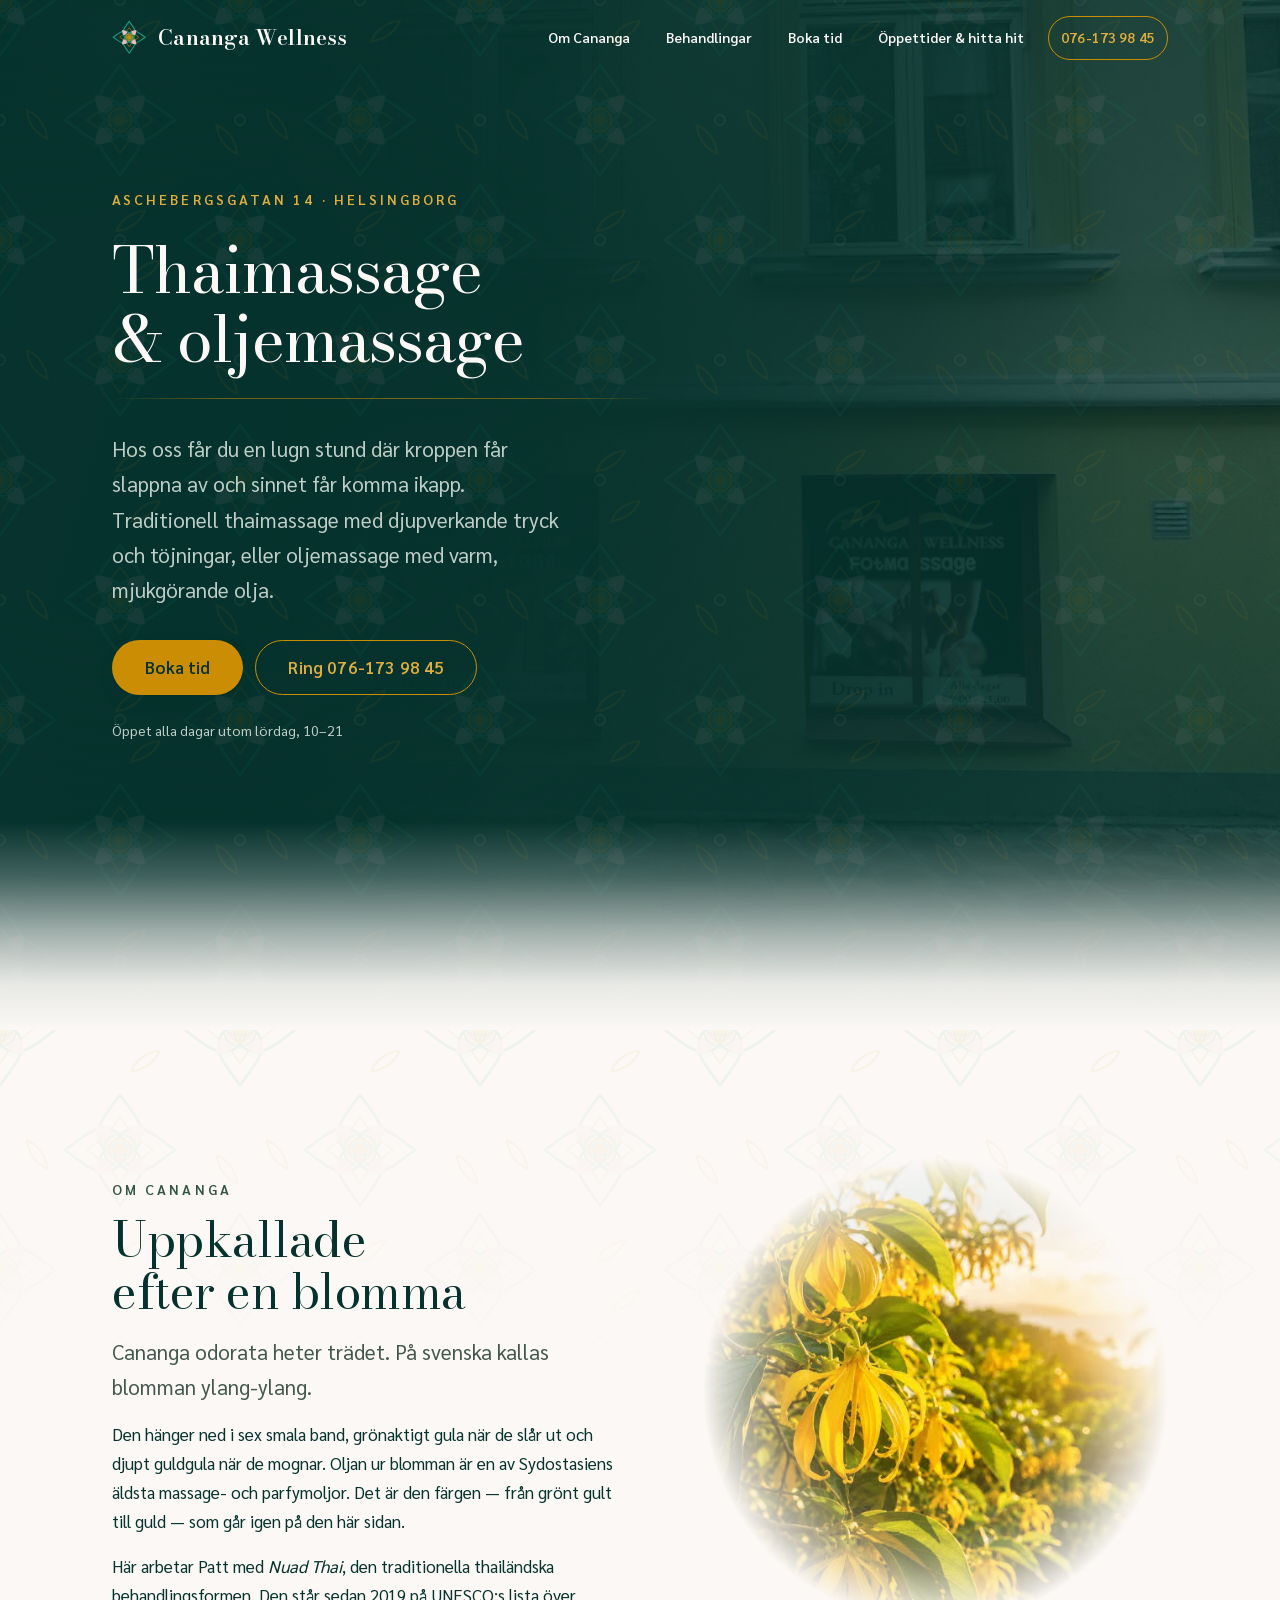
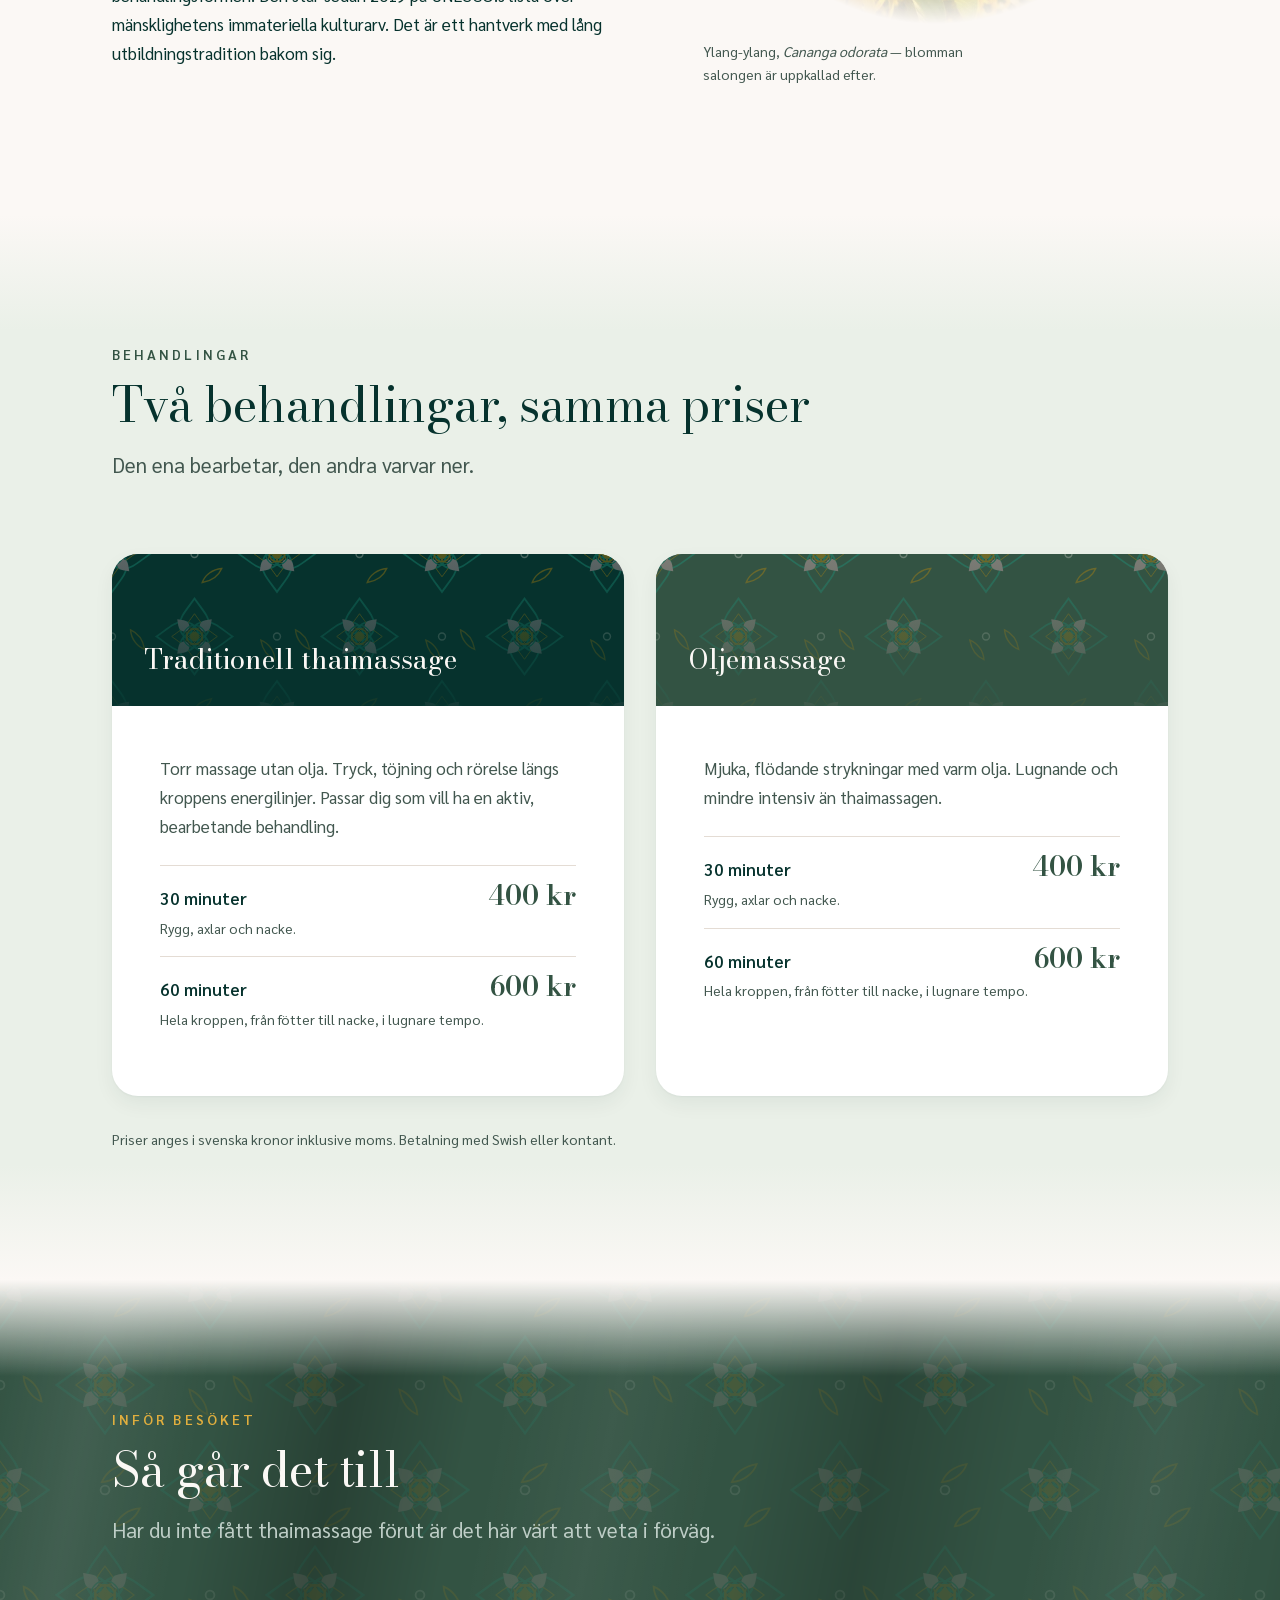
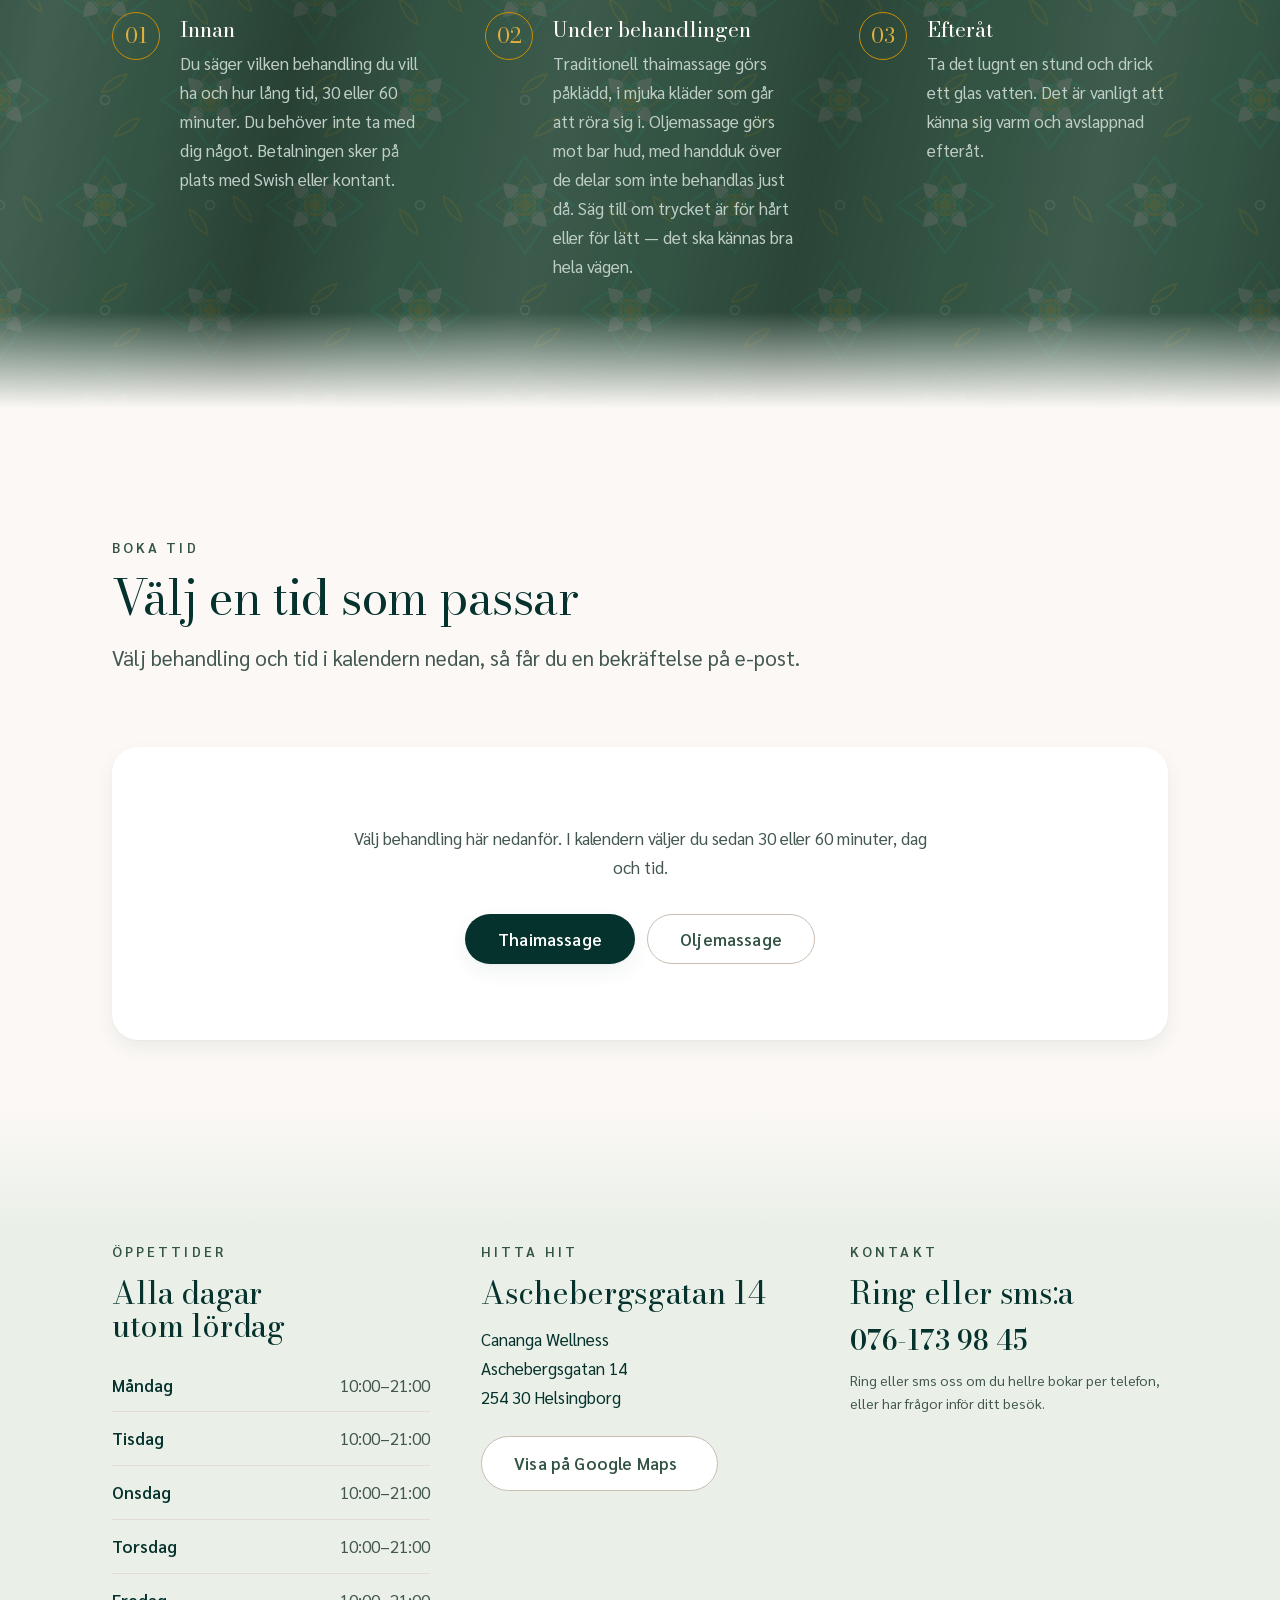
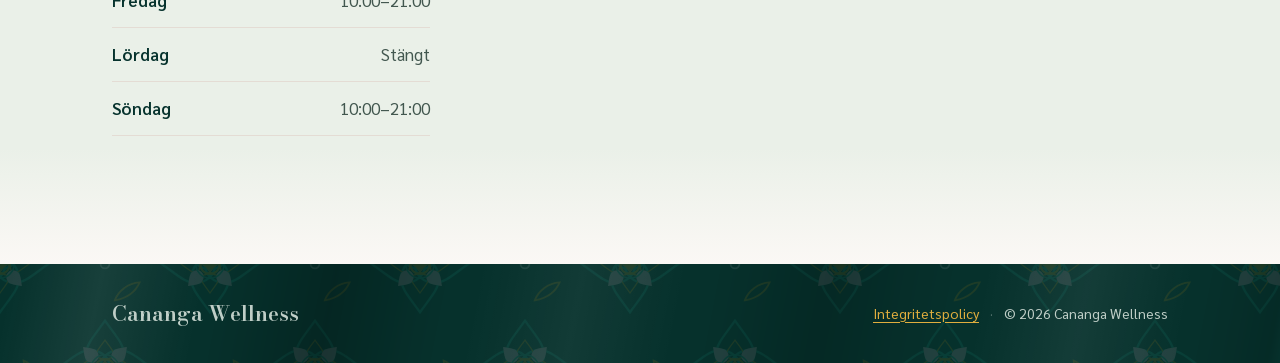
<file: index.html>
<!DOCTYPE html>
<html lang="sv">
<head>
<meta charset="utf-8">
<meta name="viewport" content="width=device-width, initial-scale=1">

<title>Cananga Wellness – thaimassage och oljemassage i Helsingborg</title>
<meta name="description" content="Traditionell thaimassage och oljemassage på Aschebergsgatan 14 i Helsingborg. 30 min 400 kr, 60 min 600 kr. Öppet alla dagar utom lördag, 10–21.">
<link rel="canonical" href="https://www-host.github.io/Cananga-Wellness/">

<meta name="theme-color" content="#06322D">
<link rel="icon" href="img/favicon.svg" type="image/svg+xml">

<!-- Open Graph / delning i sociala medier och chattappar -->
<meta property="og:type" content="website">
<meta property="og:locale" content="sv_SE">
<meta property="og:site_name" content="Cananga Wellness">
<meta property="og:title" content="Cananga Wellness – thaimassage och oljemassage i Helsingborg">
<meta property="og:description" content="Traditionell thaimassage eller oljemassage. 30 min 400 kr, 60 min 600 kr. Aschebergsgatan 14, Helsingborg. Öppet alla dagar utom lördag, 10–21.">
<meta property="og:url" content="https://www-host.github.io/Cananga-Wellness/">
<meta property="og:image" content="https://www-host.github.io/Cananga-Wellness/img/og-image-v4.jpg">
<meta property="og:image:width" content="1200">
<meta property="og:image:height" content="630">
<meta property="og:image:type" content="image/jpeg">
<meta property="og:image:alt" content="Cananga Wellness – thaimassage och oljemassage i Helsingborg. 30 min 400 kr, 60 min 600 kr.">
<meta name="twitter:card" content="summary_large_image">

<!-- Typsnitten ligger i mappen fonts/ och hämtas aldrig från Google. -->
<link rel="preload" href="fonts/bodoni-moda-600-latin.woff2" as="font" type="font/woff2" crossorigin>
<link rel="preload" href="fonts/sarabun-400-latin.woff2" as="font" type="font/woff2" crossorigin>

<link rel="stylesheet" href="css/style.css">

<!-- Markerar att JavaScript fungerar, så mobilmenyn kan fällas ihop direkt. -->
<script>document.documentElement.className += ' js';</script>
</head>

<body class="has-hero">

<a class="skip" href="#innehall">Hoppa till innehåll</a>

<header class="site-head" id="sidhuvud">
  <div class="wrap site-head__inner">

    <a class="brand" href="#top">
      <!-- SALONGENS MÄRKE: dok prajam yam, den fyrbladiga blomman ur
           thailändsk tempeldekor. Samma motiv går igen som mönster i de
           mörka banden och i img/favicon.svg. Byter du märke — byt på
           alla tre ställena. -->
      <span class="brand__mark"><svg viewBox="0 0 100 100" width="100%" focusable="false" aria-hidden="true"><g fill="none" stroke="#1B9A81" stroke-width="3.2" vector-effect="non-scaling-stroke"><path d="M50 4C41 17 32 26 32 36C32 47 40 55 50 55C60 55 68 47 68 36C68 26 59 17 50 4Z" transform="rotate(0 50 50) translate(0 0) translate(50 50) scale(1.0) translate(-50 -50)"/><path d="M50 4C41 17 32 26 32 36C32 47 40 55 50 55C60 55 68 47 68 36C68 26 59 17 50 4Z" transform="rotate(90 50 50) translate(0 0) translate(50 50) scale(1.0) translate(-50 -50)"/><path d="M50 4C41 17 32 26 32 36C32 47 40 55 50 55C60 55 68 47 68 36C68 26 59 17 50 4Z" transform="rotate(180 50 50) translate(0 0) translate(50 50) scale(1.0) translate(-50 -50)"/><path d="M50 4C41 17 32 26 32 36C32 47 40 55 50 55C60 55 68 47 68 36C68 26 59 17 50 4Z" transform="rotate(270 50 50) translate(0 0) translate(50 50) scale(1.0) translate(-50 -50)"/></g><g fill="none" stroke="#CB8D04" stroke-width="2.8800000000000003" vector-effect="non-scaling-stroke"><path d="M50 4C41 17 32 26 32 36C32 47 40 55 50 55C60 55 68 47 68 36C68 26 59 17 50 4Z" transform="rotate(0 50 50) translate(0 0) translate(50 50) scale(0.6) translate(-50 -50)"/><path d="M50 4C41 17 32 26 32 36C32 47 40 55 50 55C60 55 68 47 68 36C68 26 59 17 50 4Z" transform="rotate(90 50 50) translate(0 0) translate(50 50) scale(0.6) translate(-50 -50)"/><path d="M50 4C41 17 32 26 32 36C32 47 40 55 50 55C60 55 68 47 68 36C68 26 59 17 50 4Z" transform="rotate(180 50 50) translate(0 0) translate(50 50) scale(0.6) translate(-50 -50)"/><path d="M50 4C41 17 32 26 32 36C32 47 40 55 50 55C60 55 68 47 68 36C68 26 59 17 50 4Z" transform="rotate(270 50 50) translate(0 0) translate(50 50) scale(0.6) translate(-50 -50)"/></g><g fill="#EDB9C3"><path d="M50 4C41 17 32 26 32 36C32 47 40 55 50 55C60 55 68 47 68 36C68 26 59 17 50 4Z" transform="rotate(45 50 50) translate(0 -13) translate(50 50) scale(0.36) translate(-50 -50)"/><path d="M50 4C41 17 32 26 32 36C32 47 40 55 50 55C60 55 68 47 68 36C68 26 59 17 50 4Z" transform="rotate(135 50 50) translate(0 -13) translate(50 50) scale(0.36) translate(-50 -50)"/><path d="M50 4C41 17 32 26 32 36C32 47 40 55 50 55C60 55 68 47 68 36C68 26 59 17 50 4Z" transform="rotate(225 50 50) translate(0 -13) translate(50 50) scale(0.36) translate(-50 -50)"/><path d="M50 4C41 17 32 26 32 36C32 47 40 55 50 55C60 55 68 47 68 36C68 26 59 17 50 4Z" transform="rotate(315 50 50) translate(0 -13) translate(50 50) scale(0.36) translate(-50 -50)"/></g><circle cx="50" cy="50" r="13.5" fill="none" stroke="#1B9A81" stroke-width="2.08"/><circle cx="50" cy="50" r="9.5" fill="none" stroke="#CB8D04" stroke-width="2.72"/><circle cx="50" cy="50" r="5.4" fill="#CB8D04"/></svg></span>
      <span class="brand__name">Cananga&nbsp;Wellness</span>
    </a>

    <button class="nav-toggle" type="button" aria-expanded="false" aria-controls="huvudmeny">
      <span class="nav-toggle__bars" aria-hidden="true"><span></span><span></span><span></span></span>
      <span class="nav-toggle__text">Meny</span>
    </button>

    <nav id="huvudmeny" class="nav" aria-label="Huvudmeny">
      <ul class="nav__list">
        <li><a href="#om">Om Cananga</a></li>
        <li><a href="#behandlingar">Behandlingar</a></li>
        <li><a href="#boka">Boka tid</a></li>
        <li><a href="#oppettider">Öppettider &amp; hitta hit</a></li>
        <li class="nav__cta"><a class="btn btn--ghost" href="tel:+46761739845">076-173&nbsp;98&nbsp;45</a></li>
      </ul>
    </nav>

  </div>
</header>

<main id="innehall">

  <!-- ===================== HERO ===================== -->
  <section class="hero" id="top">

    <!-- HEROBILD — fasaden på Aschebergsgatan. Byt bild genom att lägga
         nya filer i mappen img/ och ändra filnamnen nedan. Bilden tonas
         ut åt vänster så att texten alltid ligger mot mörk botten.
         Behåll width och height — de hindrar sidan från att hoppa. -->
    <div class="hero__media">
      <picture>
        <source media="(max-width: 48em)" srcset="img/hero-800.webp" type="image/webp">
        <source media="(max-width: 48em)" srcset="img/hero-800.jpg" type="image/jpeg">
        <source srcset="img/hero-1360.webp" type="image/webp">
        <img src="img/hero-1360.jpg" width="1360" height="765" fetchpriority="high" decoding="async"
             alt="Cananga Wellness gula huslänga med skyltfönster vid en kullerstensgata i Helsingborg.">
      </picture>
    </div>
    <div class="hero__monster" aria-hidden="true"></div>

    <div class="wrap hero__inner">
      <p class="hero__eyebrow">Aschebergsgatan 14 &middot; Helsingborg</p>
      <h1 class="hero__title">Thaimassage &amp; oljemassage</h1>
      <hr class="hairline">
      <p class="hero__lead">
        Hos oss får du en lugn stund där kroppen får slappna av och sinnet
        får komma ikapp. Traditionell thaimassage med djupverkande tryck
        och töjningar, eller oljemassage med varm, mjukgörande olja.
      </p>
      <p class="hero__actions">
        <a class="btn btn--primary" href="#boka">Boka tid</a>
        <a class="btn btn--gold" href="tel:+46761739845">Ring 076-173&nbsp;98&nbsp;45</a>
      </p>
      <p class="hero__meta">Öppet alla dagar utom lördag, 10–21</p>
    </div>
  </section>

  <!-- ===================== OM CANANGA ===================== -->
  <section class="section about" id="om">
    <div class="wrap">
      <div class="about__grid">

        <div class="about__text">
          <p class="etikett">Om Cananga</p>
          <h2 class="section__title">Uppkallade efter en blomma</h2>

          <p class="lead">
            Cananga odorata heter trädet. På svenska kallas blomman
            ylang-ylang.
          </p>
          <p>
            Den hänger ned i sex smala band, grönaktigt gula när de slår ut
            och djupt guldgula när de mognar. Oljan ur blomman är en av
            Sydostasiens äldsta massage- och parfymoljor. Det är den färgen
            — från grönt gult till guld — som går igen på den här sidan.
          </p>
          <p>
            Här arbetar Patt med <em>Nuad Thai</em>, den traditionella
            thailändska behandlingsformen. Den står sedan 2019 på UNESCO:s
            lista över mänsklighetens immateriella kulturarv. Det är ett
            hantverk med lång utbildningstradition bakom sig.
          </p>

          <!-- ==========================================================
               PATTS BAKGRUND — FYLL I OCH TA BORT KOMMENTARSTECKNEN

               Här hör två, tre meningar hemma om Patt: hur länge hon har
               arbetat med massage, var hon är utbildad och vad hon tycker
               om att arbeta med. Det är den enskilt mest förtroendeskapande
               texten på hela sidan. Skriv ingenting du inte kan styrka.

          <p>
            Patt har arbetat med massage sedan ÅRTAL och är utbildad vid
            SKOLA I ORT.
          </p>
               ========================================================== -->

          <!-- ==========================================================
               CERTIFIERING OCH MEDLEMSKAP — FYLL I OCH TA BORT
               KOMMENTARSTECKNEN

               Om salongen är certifierad eller medlem i ett branschnätverk
               hör det hemma här. PÅSTÅ INGET MEDLEMSKAP NI INTE HAR.
               Rutan ligger dold tills ni fyller i den, just därför.

          <div class="credential">
            <h3>Certifiering</h3>
            <p>Skriv här vilken certifiering eller vilket medlemskap salongen har.</p>
          </div>
               ========================================================== -->
        </div>

        <figure class="about__photo">
          <!-- YLANG-YLANG-BILDEN.
               LICENS: köpt av salongens ägare. Byt inte ut den mot en
               slumpmässig bild från en bildsökning — de flesta träffar där
               är upphovsrättsskyddade och får inte användas kommersiellt.
               Bilden tonas ut i kanterna av stilmallen, så en bild med
               lugn bakgrund fungerar bäst. -->
          <picture>
            <source srcset="img/ylang.webp" type="image/webp">
            <img src="img/ylang.jpg" width="554" height="554"
                 loading="lazy" decoding="async"
                 alt="Ylang-ylang i blom: smala, hängande gula kronblad mellan gröna blad i motljus.">
          </picture>
          <figcaption>Ylang-ylang, <i>Cananga odorata</i> — blomman salongen är uppkallad efter.</figcaption>
        </figure>

      </div>
    </div>
  </section>

  <!-- ===================== BEHANDLINGAR ===================== -->
  <section class="section section--alt" id="behandlingar">
    <div class="wrap">
      <p class="etikett">Behandlingar</p>
      <h2 class="section__title">Två behandlingar, samma priser</h2>
      <p class="section__intro">Den ena bearbetar, den andra varvar ner.</p>

      <ul class="treatments">

        <!-- EN BEHANDLING = ETT <li class="treatment">-BLOCK.
             Kopiera hela blocket för att lägga till en behandling, och lägg
             då till den i JSON-LD längst ner i filen också.

             HAR DU EN RIKTIG BILD PÅ BEHANDLINGSRUMMET? Lägg den i img/ och
             ersätt hela <div class="treatment__panel">-blocket med:
               <img src="img/DITT-FILNAMN.jpg" width="800" height="450"
                    loading="lazy" decoding="async" alt="Beskriv bilden">
             Ett riktigt foto av rummet är mer värt än vilken dekor som helst. -->
        <li class="treatment treatment--lead">
          <div class="treatment__panel">
            <h3 class="treatment__name">Traditionell thaimassage</h3>
          </div>
          <div class="treatment__body">
            <p class="treatment__desc">
              Torr massage utan olja. Tryck, töjning och rörelse längs kroppens
              energilinjer. Passar dig som vill ha en aktiv, bearbetande
              behandling.
            </p>
            <ul class="options">
              <li class="option">
                <p class="option__head">
                  <span class="option__time">30 minuter</span>
                  <span class="option__price">400&nbsp;kr</span>
                </p>
                <p class="option__desc">Rygg, axlar och nacke.</p>
              </li>
              <li class="option">
                <p class="option__head">
                  <span class="option__time">60 minuter</span>
                  <span class="option__price">600&nbsp;kr</span>
                </p>
                <p class="option__desc">Hela kroppen, från fötter till nacke, i lugnare tempo.</p>
              </li>
            </ul>
          </div>
        </li>

        <li class="treatment treatment--second">
          <div class="treatment__panel">
            <h3 class="treatment__name">Oljemassage</h3>
          </div>
          <div class="treatment__body">
            <p class="treatment__desc">
              Mjuka, flödande strykningar med varm olja. Lugnande och mindre
              intensiv än thaimassagen.
            </p>
            <ul class="options">
              <li class="option">
                <p class="option__head">
                  <span class="option__time">30 minuter</span>
                  <span class="option__price">400&nbsp;kr</span>
                </p>
                <p class="option__desc">Rygg, axlar och nacke.</p>
              </li>
              <li class="option">
                <p class="option__head">
                  <span class="option__time">60 minuter</span>
                  <span class="option__price">600&nbsp;kr</span>
                </p>
                <p class="option__desc">Hela kroppen, från fötter till nacke, i lugnare tempo.</p>
              </li>
            </ul>
          </div>
        </li>
        <!-- SLUT PÅ BEHANDLINGSBLOCK -->

      </ul>

      <p class="fineprint" style="margin-top:2rem">
        Priser anges i svenska kronor inklusive moms. Betalning med Swish eller kontant.
      </p>
    </div>
  </section>

  <!-- ===================== SÅ GÅR DET TILL ===================== -->
  <!-- ==============================================================
       KONTROLLERA DE HÄR TRE STYCKENA INNAN SIDAN VISAS FÖR KUNDER.

       De beskriver hur ett besök går till, och de är skrivna allmänt
       utifrån hur thaimassage och oljemassage fungerar — inte utifrån
       hur just ni arbetar. Ändra dem så att de stämmer.

       Fundera särskilt på: lånar ni ut kläder till thaimassagen? Finns
       dusch? Hur långt innan vill ni att kunden kommer? Vad gäller vid
       sen avbokning? Det sista är det vanligaste kunden undrar över.
       ============================================================== -->
  <section class="section band band--forest band--tona-bada" id="sa-gar-det-till">
    <div class="wrap">
      <p class="etikett">Inför besöket</p>
      <h2 class="section__title">Så går det till</h2>
      <p class="section__intro">
        Har du inte fått thaimassage förut är det här värt att veta i förväg.
      </p>

      <ol class="steps">
        <li class="step">
          <h3>Innan</h3>
          <p>
            Du säger vilken behandling du vill ha och hur lång tid, 30 eller
            60 minuter. Du behöver inte ta med dig något. Betalningen sker på
            plats med Swish eller kontant.
          </p>
        </li>
        <li class="step">
          <h3>Under behandlingen</h3>
          <p>
            Traditionell thaimassage görs påklädd, i mjuka kläder som går att
            röra sig i. Oljemassage görs mot bar hud, med handduk över de
            delar som inte behandlas just då. Säg till om trycket är för hårt
            eller för lätt — det ska kännas bra hela vägen.
          </p>
        </li>
        <li class="step">
          <h3>Efteråt</h3>
          <p>
            Ta det lugnt en stund och drick ett glas vatten. Det är vanligt
            att känna sig varm och avslappnad efteråt.
          </p>
        </li>
      </ol>
    </div>
  </section>

  <!-- ===================== BOKA ===================== -->
  <section class="section" id="boka">
    <div class="wrap">
      <p class="etikett">Boka tid</p>
      <h2 class="section__title">Välj en tid som passar</h2>
      <p class="section__intro">
        Välj behandling och tid i kalendern nedan, så får du en bekräftelse på e-post.
      </p>

      <!-- ==========================================================
           BOKNINGSWIDGET — START
           ==========================================================
           ALLT som rör bokningssystemet ligger mellan den här
           kommentaren och "BOKNINGSWIDGET — SLUT" längre ner.
           Inget annat på webbplatsen är beroende av det. Vill du byta
           till en annan leverantör (Bokadirekt, Setmore, Boka.se ...)
           — radera hela blocket och klistra in deras kod i stället.

           KALENDERN ÄR INKOPPLAD mot Cal.com-kontot canangawellness,
           med behandlingarna "thaimassage" och "oljemassage". Besökaren
           väljer behandling, sedan 30 eller 60 minuter och en tid.

           EN RAD I CAL_EVENTS = EN KNAPP. Lägger du till en behandling
           i Cal.com dyker den INTE upp här automatiskt — du måste lägga
           till en rad i listan nedan med behandlingens slug. Och lägg
           till den i listan "Behandlingar" längre upp på sidan också,
           den är separat.

           BYTER DU ANVÄNDARNAMN i Cal.com slutar kalendern att
           fungera. Då måste "link" nedan uppdateras till det nya
           namnet. Det är det som står efter cal.com/ i din adress.

           GLÖM INTE: ställ in Availability i Cal.com till 10:00–21:00
           alla dagar, annars går det att boka tider ni har stängt.
           ========================================================== -->

      <div class="booking">

        <script>
          /* ÄNDRA HÄR — en rad per behandling som ska gå att boka online.

               label + price = texten på knappen här på webbplatsen
               link          = allt som står efter cal.com/ i bokningslänken
               namespace     = andra argumentet i Cal("init", "...", ...)

             Både link och namespace hittar du i inbäddningskoden hos
             Cal.com (Event Type → Embed → Inline).

             Lägg till en behandling genom att kopiera en hel rad.
             Ta bort en genom att radera raden. Knapparna på sidan
             byggs automatiskt utifrån den här listan. */
          var CAL_EVENTS = [
            { label: "Thaimassage", price: "", link: "canangawellness/thaimassage", namespace: "thaimassage" },
            { label: "Oljemassage", price: "", link: "canangawellness/oljemassage", namespace: "oljemassage" }
          ];
        </script>

        <!-- Visas innan besökaren har öppnat kalendern.
             Ingen kontakt med Cal.com sker förrän man klickar. -->
        <div class="booking__gate" id="cal-gate">
          <p class="booking__gate-text">
            Välj behandling här nedanför. I kalendern väljer du sedan 30
            eller 60 minuter, dag och tid.
          </p>
          <div class="booking__choices" id="cal-choices"></div>
        </div>

        <!-- Flikar för att byta behandling när kalendern är öppen -->
        <div class="booking__tabs" id="cal-tabs" role="group" aria-label="Välj behandling" hidden></div>

        <!-- Här renderas kalendrarna, en behållare per behandling -->
        <div id="cal-mounts"></div>

        <!-- Visas bara om CAL_LINK inte är ifylld ännu -->
        <div class="booking__setup" id="cal-setup" hidden>
          <p><strong>Bokningskalendern är inte inkopplad ännu.</strong></p>
          <p>
            Följ instruktionerna i kommentaren i <code>index.html</code>
            (sök efter <code>ÄNDRA HÄR</code>) för att koppla in Cal.com.
            Så länge den här rutan syns kan besökare boka på <a href="tel:+46761739845">076-173&nbsp;98&nbsp;45</a>.
          </p>
        </div>

        <!-- Visas om kalendern inte gick att ladda -->
        <div class="booking__error" id="cal-error" hidden>
          <p><strong>Kalendern kunde inte laddas just nu.</strong></p>
          <p>Ring eller sms <a href="tel:+46761739845">076-173&nbsp;98&nbsp;45</a> så bokar vi åt dig.</p>
        </div>

      </div>

      <script>
      (function () {
        var gate    = document.getElementById("cal-gate");
        var choices = document.getElementById("cal-choices");
        var tabs    = document.getElementById("cal-tabs");
        var mounts  = document.getElementById("cal-mounts");
        var setup   = document.getElementById("cal-setup");
        var error   = document.getElementById("cal-error");
        if (!gate || !choices || !mounts) return;

        /* Bara behandlingar som faktiskt är ifyllda */
        var events = (typeof CAL_EVENTS !== "undefined" && CAL_EVENTS.length) ? CAL_EVENTS : [];
        events = events.filter(function (e) {
          return e && e.link && e.namespace && e.link.indexOf("DITT-ANVANDARNAMN") === -1;
        });

        /* Inget inkopplat ännu → visa instruktionsrutan i stället */
        if (!events.length) {
          gate.hidden = true;
          setup.hidden = false;
          return;
        }

        var bootstrapped = false;
        var laddad = {};

        /* Bygg en startknapp, en flik och en behållare per behandling */
        events.forEach(function (ev, i) {
          ev.mountId = "cal-mount-" + i;

          var box = document.createElement("div");
          box.className = "booking__mount";
          box.id = ev.mountId;
          box.hidden = true;
          mounts.appendChild(box);

          /* Priset visas bara om det är ifyllt */
          var text = ev.price ? ev.label + " · " + ev.price : ev.label;

          var start = document.createElement("button");
          start.type = "button";
          start.className = "btn " + (i === 0 ? "btn--primary" : "btn--quiet");
          start.textContent = text;
          start.addEventListener("click", function () { visa(i); });
          choices.appendChild(start);

          var tab = document.createElement("button");
          tab.type = "button";
          tab.className = "booking__tab";
          tab.textContent = text;
          tab.setAttribute("aria-pressed", "false");
          tab.addEventListener("click", function () { visa(i); });
          tabs.appendChild(tab);
          ev.tab = tab;
        });

        /* Klick-för-att-ladda: ingen tredjepartskod körs innan besökaren
           själv väljer behandling. Vill du att den första kalendern ska
           laddas direkt när sidan öppnas — lägg till raden:  visa(0);   */
        function visa(i) {
          gate.hidden = true;
          error.hidden = true;
          tabs.hidden = events.length < 2;

          events.forEach(function (ev, j) {
            document.getElementById(ev.mountId).hidden = (j !== i);
            ev.tab.setAttribute("aria-pressed", j === i ? "true" : "false");
          });

          if (!laddad[i]) {
            laddad[i] = true;
            ladda(events[i]);
          }
        }

        /* Cal.coms officiella inbäddningsskript — körs bara en gång */
        function bootstrap() {
          if (bootstrapped) return;
          bootstrapped = true;

          (function (C, A, L) {
            var p = function (a, ar) { a.q.push(ar); };
            var d = C.document;
            C.Cal = C.Cal || function () {
              var cal = C.Cal, ar = arguments;
              if (!cal.loaded) {
                cal.ns = {}; cal.q = cal.q || [];
                var s = d.createElement("script");
                s.src = A;
                s.onerror = fail;
                d.head.appendChild(s);
                cal.loaded = true;
              }
              if (ar[0] === L) {
                var api = function () { p(api, arguments); };
                var ns = ar[1];
                api.q = api.q || [];
                if (typeof ns === "string") {
                  cal.ns[ns] = cal.ns[ns] || api;
                  p(cal.ns[ns], ar); p(cal, ["initNamespace", ns]);
                } else { p(cal, ar); }
                return;
              }
              p(cal, ar);
            };
          })(window, "https://app.cal.com/embed/embed.js", "init");

          Cal.config = Cal.config || {};
          Cal.config.forwardQueryParams = true;
        }

        function ladda(ev) {
          bootstrap();

          Cal("init", ev.namespace, { origin: "https://app.cal.com" });

          Cal.ns[ev.namespace]("inline", {
            elementOrSelector: "#" + ev.mountId,
            config: { layout: "month_view", useSlotsViewOnSmallScreen: "true" },
            calLink: ev.link
          });

          Cal.ns[ev.namespace]("ui", {
            hideEventTypeDetails: false,
            layout: "month_view",
            cssVarsPerTheme: { light: { "cal-brand": "#2A5A34" } }
          });

          /* Cal.com säger själv till om länken är fel eller kalendern är klar.
             Utan det här skulle en trasig länk visa Cal.coms egen 404-ruta
             inuti kalendern i stället för vårt telefonnummer. */
          Cal.ns[ev.namespace]("on", {
            action: "linkFailed",
            callback: function () { fail(); }
          });

          Cal.ns[ev.namespace]("on", {
            action: "linkReady",
            callback: function () { ev.klar = true; }
          });

          /* Reservkoll: har inget hänt inom 10 sekunder — visa telefonnumret */
          setTimeout(function () {
            var box = document.getElementById(ev.mountId);
            if (!ev.klar && box && !box.hidden && !box.querySelector("iframe")) fail();
          }, 10000);
        }

        function fail() {
          events.forEach(function (ev) {
            var box = document.getElementById(ev.mountId);
            if (box) box.hidden = true;
          });
          tabs.hidden = true;
          error.hidden = false;
        }
      })();
      </script>

      <noscript>
        <div class="booking__error">
          <p><strong>Bokningskalendern kräver JavaScript.</strong></p>
          <p>Ring eller sms <a href="tel:+46761739845">076-173&nbsp;98&nbsp;45</a> så bokar vi åt dig.</p>
        </div>
      </noscript>

      <!-- ==========================================================
           BOKNINGSWIDGET — SLUT
           ========================================================== -->
    </div>
  </section>

  <!-- ===================== ÖPPETTIDER OCH HITTA HIT ===================== -->
  <section class="section section--alt" id="oppettider">
    <div class="wrap">
      <div class="contact">

        <div class="contact__block">
          <p class="etikett">Öppettider</p>
          <h2 class="section__title">Alla dagar utom lördag</h2>
      <!-- ÖPPETTIDER — ändra tiderna här. Skriv "Stängt" på en dag ni håller stängt. -->
      <dl class="hours">
        <div class="hours__row"><dt>Måndag</dt><dd>10:00–21:00</dd></div>
        <div class="hours__row"><dt>Tisdag</dt><dd>10:00–21:00</dd></div>
        <div class="hours__row"><dt>Onsdag</dt><dd>10:00–21:00</dd></div>
        <div class="hours__row"><dt>Torsdag</dt><dd>10:00–21:00</dd></div>
        <div class="hours__row"><dt>Fredag</dt><dd>10:00–21:00</dd></div>
        <div class="hours__row"><dt>Lördag</dt><dd>Stängt</dd></div>
        <div class="hours__row"><dt>Söndag</dt><dd>10:00–21:00</dd></div>
      </dl>
      <!-- SLUT ÖPPETTIDER — ändra samma tider i JSON-LD längst ner i filen -->
        </div>

        <div class="contact__block" id="hitta-hit">
          <p class="etikett">Hitta hit</p>
          <h2 class="section__title">Aschebergsgatan 14</h2>
          <address class="contact__address">
            Cananga Wellness<br>
            Aschebergsgatan 14<br>
            254 30 Helsingborg
          </address>
          <p>
            <a class="btn btn--quiet" href="https://www.google.com/maps/search/?api=1&amp;query=Aschebergsgatan+14%2C+254+30+Helsingborg"
               target="_blank" rel="noopener noreferrer">
              Visa på Google Maps<span class="visually-hidden"> (öppnas i ny flik)</span>
            </a>
          </p>
        </div>

        <div class="contact__block" id="kontakt">
          <p class="etikett">Kontakt</p>
          <h2 class="section__title">Ring eller sms:a</h2>
          <p class="contact__phone">
            <a href="tel:+46761739845">076-173&nbsp;98&nbsp;45</a>
          </p>
          <p class="fineprint">
            Ring eller sms oss om du hellre bokar per telefon, eller har
            frågor inför ditt besök.
          </p>

          <!-- E-POST: fyll i adressen och ta bort kommentarstecknen runt raden för att visa den
          <p class="contact__mail"><a href="mailto:info@example.se">info@example.se</a></p>
          -->
        </div>

      </div>
    </div>
  </section>



</main>

<footer class="site-foot band">
  <!-- Sidfoten är medvetet mager. Adress och telefon står i
       kontaktspalterna strax ovanför, och att upprepa dem här gör bara
       sidan längre utan att tillföra något. -->
  <div class="wrap site-foot__inner">
    <p class="site-foot__brand">Cananga Wellness</p>
    <p class="site-foot__copy">
      <a href="integritetspolicy.html">Integritetspolicy</a>
      <span class="site-foot__sep" aria-hidden="true">&middot;</span>
      &copy; <span id="ar">2026</span> Cananga Wellness
    </p>
  </div>
</footer>

<!-- Fast bokningsknapp i underkant på mobil -->
<div class="mobile-cta" id="mobil-cta" hidden>
  <a class="btn btn--primary" href="#boka">Boka tid</a>
  <a class="btn btn--quiet" href="tel:+46761739845">Ring</a>
</div>

<script src="js/main.js"></script>

<!-- =========================================================
     STRUKTURERAD DATA för Google (schema.org).
     Ändrar du adress, telefon, pris eller öppettider ovan —
     ändra samma sak här, annars visar Google gammal info.

     "geo" styr var prickan hamnar i Google Maps. Koordinaterna nedan är
     kamerans position ute på gatan, inte nödvändigtvis entrén. Stämmer
     inte prickan: öppna Google Maps, högerklicka på rätt punkt och
     kopiera talen som visas.
     ========================================================= -->
<script type="application/ld+json">
{
  "@context": "https://schema.org",
  "@type": "HealthAndBeautyBusiness",
  "name": "Cananga Wellness",
  "description": "Traditionell thaimassage och oljemassage i Helsingborg. 30 eller 60 minuter.",
  "url": "https://www-host.github.io/Cananga-Wellness/",
  "image": "https://www-host.github.io/Cananga-Wellness/img/og-image-v4.jpg",
  "telephone": "+46761739845",
  "priceRange": "400–600 kr",
  "currenciesAccepted": "SEK",
  "paymentAccepted": "Swish, kontant",
  "address": {
    "@type": "PostalAddress",
    "streetAddress": "Aschebergsgatan 14",
    "postalCode": "254 30",
    "addressLocality": "Helsingborg",
    "addressRegion": "Skåne län",
    "addressCountry": "SE"
  },
  "geo": {
    "@type": "GeoCoordinates",
    "latitude": 56.0568315,
    "longitude": 12.6911285
  },
  "hasMap": "https://www.google.com/maps/search/?api=1&query=Aschebergsgatan+14%2C+254+30+Helsingborg",
  "openingHoursSpecification": [
    {
      "@type": "OpeningHoursSpecification",
      "dayOfWeek": ["Monday","Tuesday","Wednesday","Thursday","Friday","Sunday"],
      "opens": "10:00",
      "closes": "21:00"
    }
  ],
  "makesOffer": [
    {
      "@type": "Offer",
      "price": "400",
      "priceCurrency": "SEK",
      "availability": "https://schema.org/InStock",
      "itemOffered": {
        "@type": "Service",
        "name": "Traditionell thaimassage, 30 minuter",
        "serviceType": "Thaimassage"
      }
    },
    {
      "@type": "Offer",
      "price": "600",
      "priceCurrency": "SEK",
      "availability": "https://schema.org/InStock",
      "itemOffered": {
        "@type": "Service",
        "name": "Traditionell thaimassage, 60 minuter",
        "serviceType": "Thaimassage"
      }
    },
    {
      "@type": "Offer",
      "price": "400",
      "priceCurrency": "SEK",
      "availability": "https://schema.org/InStock",
      "itemOffered": {
        "@type": "Service",
        "name": "Oljemassage, 30 minuter",
        "serviceType": "Oljemassage"
      }
    },
    {
      "@type": "Offer",
      "price": "600",
      "priceCurrency": "SEK",
      "availability": "https://schema.org/InStock",
      "itemOffered": {
        "@type": "Service",
        "name": "Oljemassage, 60 minuter",
        "serviceType": "Oljemassage"
      }
    }
  ]
}
</script>

</body>
</html>
</file>
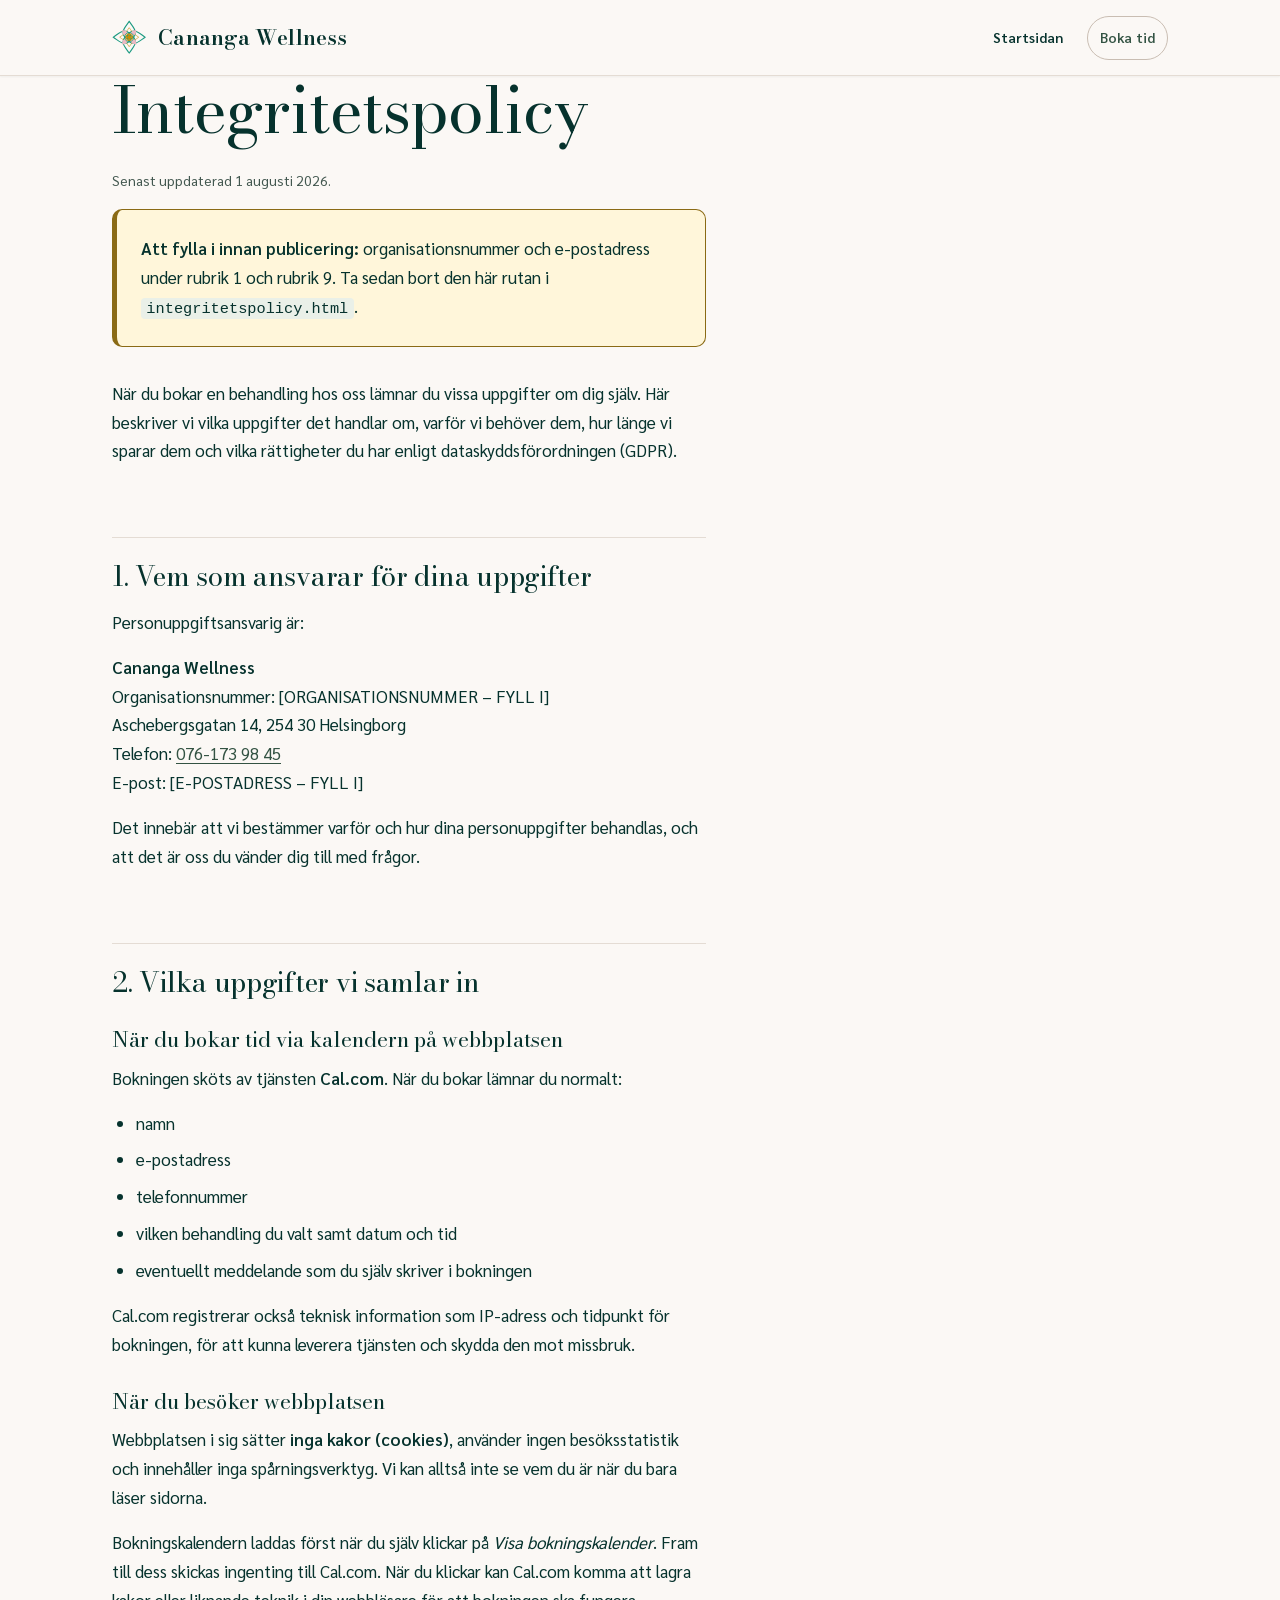
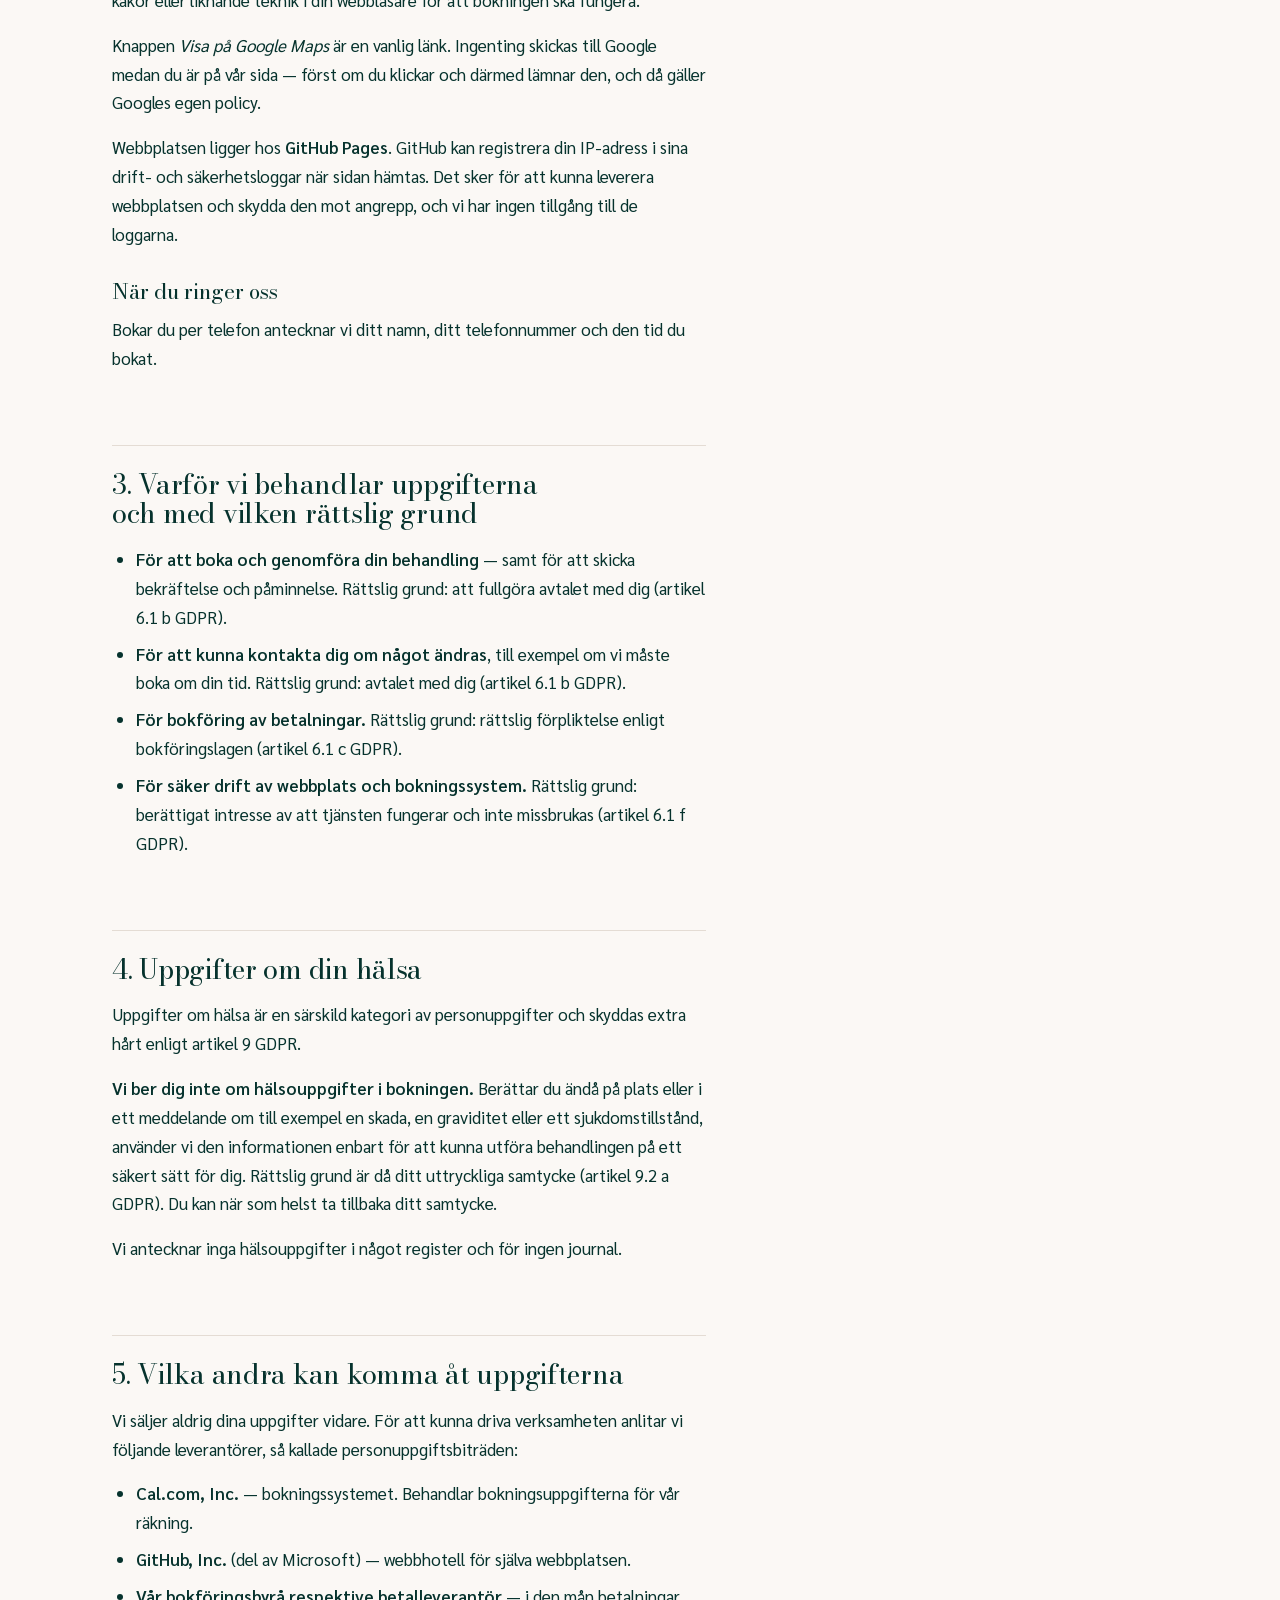
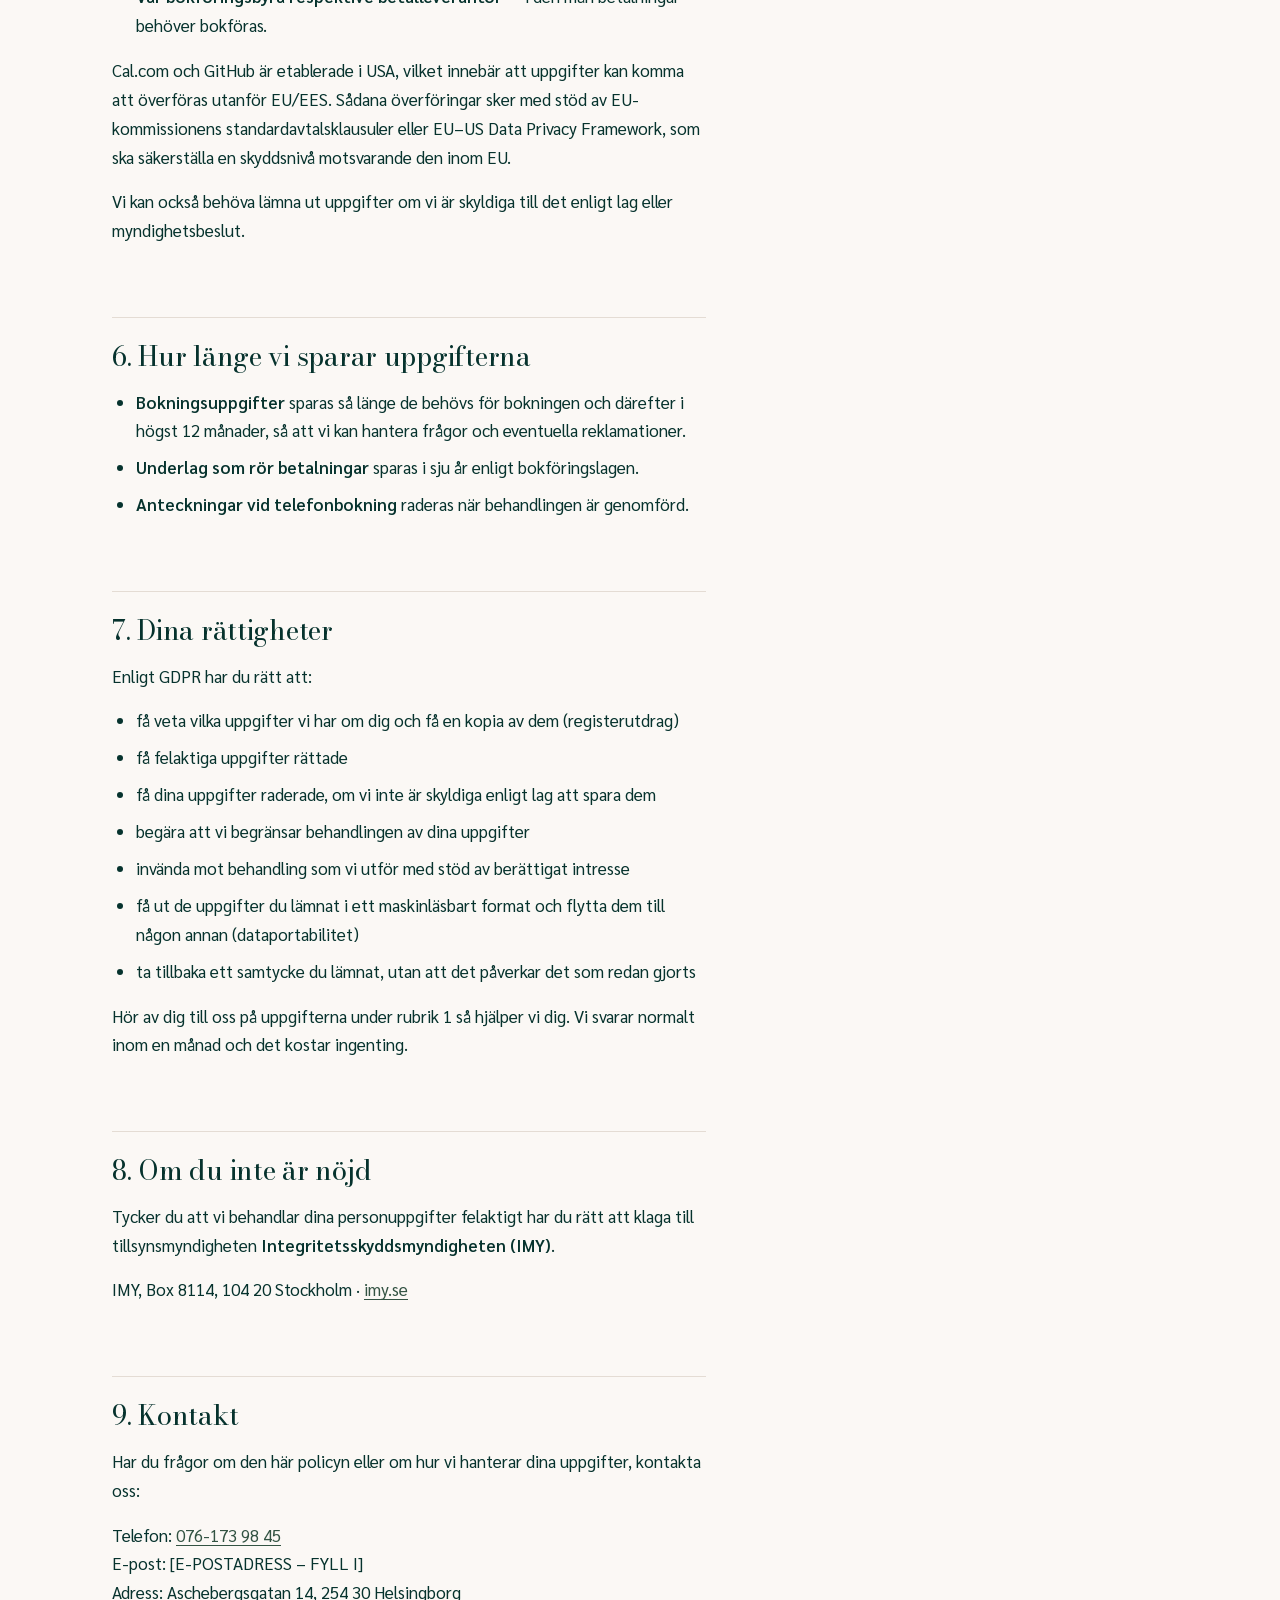
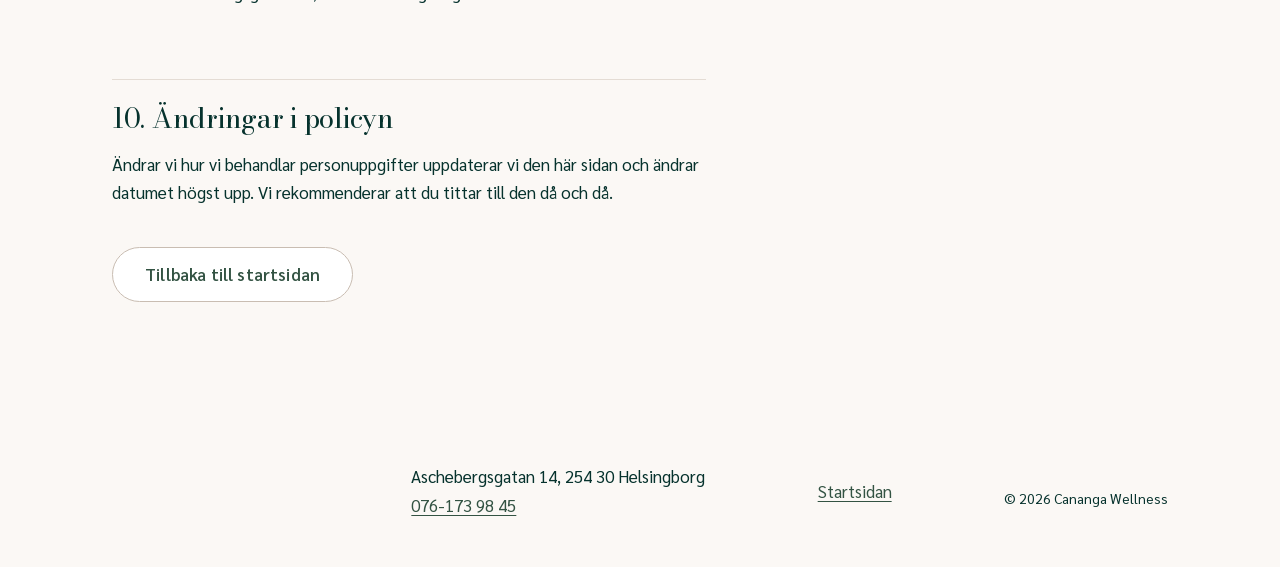
<file: integritetspolicy.html>
<!DOCTYPE html>
<html lang="sv">
<head>
<meta charset="utf-8">
<meta name="viewport" content="width=device-width, initial-scale=1">

<title>Integritetspolicy – Cananga Wellness</title>
<meta name="description" content="Så behandlar Cananga Wellness dina personuppgifter när du bokar tid: vilka uppgifter vi samlar in, varför, hur länge de sparas och vilka rättigheter du har enligt GDPR.">
<link rel="canonical" href="https://www-host.github.io/Cananga-Wellness/integritetspolicy.html">

<meta name="theme-color" content="#06322D">
<link rel="icon" href="img/favicon.svg" type="image/svg+xml">

<meta property="og:type" content="article">
<meta property="og:locale" content="sv_SE">
<meta property="og:site_name" content="Cananga Wellness">
<meta property="og:title" content="Integritetspolicy – Cananga Wellness">
<meta property="og:description" content="Så behandlar vi dina personuppgifter när du bokar tid hos oss.">
<meta property="og:url" content="https://www-host.github.io/Cananga-Wellness/integritetspolicy.html">
<meta property="og:image" content="https://www-host.github.io/Cananga-Wellness/img/og-image-v4.jpg">

<link rel="stylesheet" href="css/style.css">
<script>document.documentElement.className += ' js';</script>
</head>

<body>

<!-- ==========================================================================
     OBS TILL DIG SOM DRIVER SALONGEN (syns inte för besökare):

     Den här texten är skriven för att passa Cananga Wellness som den ser ut
     idag: bokning via Cal.com, inga kakor från er själva, ingen besöksstatistik.

     INNAN DU PUBLICERAR — fyll i de två platshållarna längre ner
     (organisationsnummer och e-postadress) och ta sedan bort den markerade
     rutan "Att fylla i innan publicering".

     ÄNDRAR DU NÅGOT senare — t.ex. lägger till besöksstatistik, ett
     kontaktformulär, presentkort eller ett annat bokningssystem — måste
     texten uppdateras. Det här är en genomarbetad mall, inte juridisk
     rådgivning; låt gärna en jurist läsa igenom den om du är osäker.
     ========================================================================== -->

<a class="skip" href="#innehall">Hoppa till innehåll</a>

<header class="site-head">
  <div class="wrap site-head__inner">
    <a class="brand" href="index.html">
      <span class="brand__mark"><svg viewBox="0 0 100 100" width="100%" focusable="false" aria-hidden="true"><g fill="none" stroke="#1B9A81" stroke-width="3.2" vector-effect="non-scaling-stroke"><path d="M50 4C41 17 32 26 32 36C32 47 40 55 50 55C60 55 68 47 68 36C68 26 59 17 50 4Z" transform="rotate(0 50 50) translate(0 0) translate(50 50) scale(1.0) translate(-50 -50)"/><path d="M50 4C41 17 32 26 32 36C32 47 40 55 50 55C60 55 68 47 68 36C68 26 59 17 50 4Z" transform="rotate(90 50 50) translate(0 0) translate(50 50) scale(1.0) translate(-50 -50)"/><path d="M50 4C41 17 32 26 32 36C32 47 40 55 50 55C60 55 68 47 68 36C68 26 59 17 50 4Z" transform="rotate(180 50 50) translate(0 0) translate(50 50) scale(1.0) translate(-50 -50)"/><path d="M50 4C41 17 32 26 32 36C32 47 40 55 50 55C60 55 68 47 68 36C68 26 59 17 50 4Z" transform="rotate(270 50 50) translate(0 0) translate(50 50) scale(1.0) translate(-50 -50)"/></g><g fill="none" stroke="#CB8D04" stroke-width="2.8800000000000003" vector-effect="non-scaling-stroke"><path d="M50 4C41 17 32 26 32 36C32 47 40 55 50 55C60 55 68 47 68 36C68 26 59 17 50 4Z" transform="rotate(0 50 50) translate(0 0) translate(50 50) scale(0.6) translate(-50 -50)"/><path d="M50 4C41 17 32 26 32 36C32 47 40 55 50 55C60 55 68 47 68 36C68 26 59 17 50 4Z" transform="rotate(90 50 50) translate(0 0) translate(50 50) scale(0.6) translate(-50 -50)"/><path d="M50 4C41 17 32 26 32 36C32 47 40 55 50 55C60 55 68 47 68 36C68 26 59 17 50 4Z" transform="rotate(180 50 50) translate(0 0) translate(50 50) scale(0.6) translate(-50 -50)"/><path d="M50 4C41 17 32 26 32 36C32 47 40 55 50 55C60 55 68 47 68 36C68 26 59 17 50 4Z" transform="rotate(270 50 50) translate(0 0) translate(50 50) scale(0.6) translate(-50 -50)"/></g><g fill="#EDB9C3"><path d="M50 4C41 17 32 26 32 36C32 47 40 55 50 55C60 55 68 47 68 36C68 26 59 17 50 4Z" transform="rotate(45 50 50) translate(0 -13) translate(50 50) scale(0.36) translate(-50 -50)"/><path d="M50 4C41 17 32 26 32 36C32 47 40 55 50 55C60 55 68 47 68 36C68 26 59 17 50 4Z" transform="rotate(135 50 50) translate(0 -13) translate(50 50) scale(0.36) translate(-50 -50)"/><path d="M50 4C41 17 32 26 32 36C32 47 40 55 50 55C60 55 68 47 68 36C68 26 59 17 50 4Z" transform="rotate(225 50 50) translate(0 -13) translate(50 50) scale(0.36) translate(-50 -50)"/><path d="M50 4C41 17 32 26 32 36C32 47 40 55 50 55C60 55 68 47 68 36C68 26 59 17 50 4Z" transform="rotate(315 50 50) translate(0 -13) translate(50 50) scale(0.36) translate(-50 -50)"/></g><circle cx="50" cy="50" r="13.5" fill="none" stroke="#1B9A81" stroke-width="2.08"/><circle cx="50" cy="50" r="9.5" fill="none" stroke="#CB8D04" stroke-width="2.72"/><circle cx="50" cy="50" r="5.4" fill="#CB8D04"/></svg></span>
      <span class="brand__name">Cananga&nbsp;Wellness</span>
    </a>
    <nav class="nav" aria-label="Huvudmeny">
      <ul class="nav__list">
        <li><a href="index.html">Startsidan</a></li>
        <li class="nav__cta"><a class="btn btn--ghost" href="index.html#boka">Boka tid</a></li>
      </ul>
    </nav>
  </div>
</header>

<main id="innehall" class="page">
  <div class="wrap">
    <article class="prose">

      <h1>Integritetspolicy</h1>

      <p class="prose__updated">
        Senast uppdaterad 1 augusti 2026.
      </p>

      <!-- TA BORT HELA DEN HÄR RUTAN när de två platshållarna nedan är ifyllda -->
      <div class="prose__note">
        <p><strong>Att fylla i innan publicering:</strong> organisationsnummer och
        e-postadress under rubrik 1 och rubrik 9. Ta sedan bort den här rutan
        i <code>integritetspolicy.html</code>.</p>
      </div>

      <p>
        När du bokar en behandling hos oss lämnar du vissa uppgifter om dig
        själv. Här beskriver vi vilka uppgifter det handlar om, varför vi
        behöver dem, hur länge vi sparar dem och vilka rättigheter du har
        enligt dataskyddsförordningen (GDPR).
      </p>

      <h2>1. Vem som ansvarar för dina uppgifter</h2>
      <p>Personuppgiftsansvarig är:</p>
      <p>
        <strong>Cananga Wellness</strong><br>
        Organisationsnummer: [ORGANISATIONSNUMMER – FYLL I]<br>
        Aschebergsgatan 14, 254 30 Helsingborg<br>
        Telefon: <a href="tel:+46761739845">076-173 98 45</a><br>
        E-post: [E-POSTADRESS – FYLL I]
      </p>
      <p>
        Det innebär att vi bestämmer varför och hur dina personuppgifter
        behandlas, och att det är oss du vänder dig till med frågor.
      </p>

      <h2>2. Vilka uppgifter vi samlar in</h2>

      <h3>När du bokar tid via kalendern på webbplatsen</h3>
      <p>
        Bokningen sköts av tjänsten <strong>Cal.com</strong>. När du bokar
        lämnar du normalt:
      </p>
      <ul>
        <li>namn</li>
        <li>e-postadress</li>
        <li>telefonnummer</li>
        <li>vilken behandling du valt samt datum och tid</li>
        <li>eventuellt meddelande som du själv skriver i bokningen</li>
      </ul>
      <p>
        Cal.com registrerar också teknisk information som IP-adress och
        tidpunkt för bokningen, för att kunna leverera tjänsten och skydda
        den mot missbruk.
      </p>

      <h3>När du besöker webbplatsen</h3>
      <p>
        Webbplatsen i sig sätter <strong>inga kakor (cookies)</strong>, använder
        ingen besöksstatistik och innehåller inga spårningsverktyg. Vi kan
        alltså inte se vem du är när du bara läser sidorna.
      </p>
      <p>
        Bokningskalendern laddas först när du själv klickar på
        <em>Visa bokningskalender</em>. Fram till dess skickas ingenting till
        Cal.com. När du klickar kan Cal.com komma att lagra kakor eller
        liknande teknik i din webbläsare för att bokningen ska fungera.
      </p>
      <p>
        Knappen <em>Visa på Google Maps</em> är en vanlig länk. Ingenting
        skickas till Google medan du är på vår sida — först om du klickar
        och därmed lämnar den, och då gäller Googles egen policy.
      </p>
      <p>
        Webbplatsen ligger hos <strong>GitHub Pages</strong>. GitHub kan
        registrera din IP-adress i sina drift- och säkerhetsloggar när sidan
        hämtas. Det sker för att kunna leverera webbplatsen och skydda den mot
        angrepp, och vi har ingen tillgång till de loggarna.
      </p>

      <h3>När du ringer oss</h3>
      <p>
        Bokar du per telefon antecknar vi ditt namn, ditt telefonnummer och
        den tid du bokat.
      </p>

      <h2>3. Varför vi behandlar uppgifterna och med vilken rättslig grund</h2>
      <ul>
        <li>
          <strong>För att boka och genomföra din behandling</strong> — samt för
          att skicka bekräftelse och påminnelse. Rättslig grund: att fullgöra
          avtalet med dig (artikel 6.1 b GDPR).
        </li>
        <li>
          <strong>För att kunna kontakta dig om något ändras</strong>, till
          exempel om vi måste boka om din tid. Rättslig grund: avtalet med dig
          (artikel 6.1 b GDPR).
        </li>
        <li>
          <strong>För bokföring av betalningar.</strong> Rättslig grund:
          rättslig förpliktelse enligt bokföringslagen (artikel 6.1 c GDPR).
        </li>
        <li>
          <strong>För säker drift av webbplats och bokningssystem.</strong>
          Rättslig grund: berättigat intresse av att tjänsten fungerar och inte
          missbrukas (artikel 6.1 f GDPR).
        </li>
      </ul>

      <h2>4. Uppgifter om din hälsa</h2>
      <p>
        Uppgifter om hälsa är en särskild kategori av personuppgifter och
        skyddas extra hårt enligt artikel 9 GDPR.
      </p>
      <p>
        <strong>Vi ber dig inte om hälsouppgifter i bokningen.</strong> Berättar
        du ändå på plats eller i ett meddelande om till exempel en skada, en
        graviditet eller ett sjukdomstillstånd, använder vi den informationen
        enbart för att kunna utföra behandlingen på ett säkert sätt för dig.
        Rättslig grund är då ditt uttryckliga samtycke (artikel 9.2 a GDPR).
        Du kan när som helst ta tillbaka ditt samtycke.
      </p>
      <p>
        Vi antecknar inga hälsouppgifter i något register och för ingen journal.
      </p>

      <!-- OBS: Börjar ni fråga om skador, graviditet eller sjukdomar i
           bokningsformuläret — då behöver hela det här avsnittet skrivas om,
           och ni behöver hämta in ett uttryckligt samtycke i formuläret. -->

      <h2>5. Vilka andra kan komma åt uppgifterna</h2>
      <p>
        Vi säljer aldrig dina uppgifter vidare. För att kunna driva
        verksamheten anlitar vi följande leverantörer, så kallade
        personuppgiftsbiträden:
      </p>
      <ul>
        <li>
          <strong>Cal.com, Inc.</strong> — bokningssystemet. Behandlar
          bokningsuppgifterna för vår räkning.
        </li>
        <li>
          <strong>GitHub, Inc.</strong> (del av Microsoft) — webbhotell för
          själva webbplatsen.
        </li>
        <li>
          <strong>Vår bokföringsbyrå respektive betalleverantör</strong> — i den
          mån betalningar behöver bokföras.
        </li>
      </ul>
      <p>
        Cal.com och GitHub är etablerade i USA, vilket innebär att
        uppgifter kan komma att överföras utanför EU/EES. Sådana överföringar
        sker med stöd av EU-kommissionens standardavtalsklausuler eller
        EU&ndash;US Data Privacy Framework, som ska säkerställa en skyddsnivå
        motsvarande den inom EU.
      </p>
      <p>
        Vi kan också behöva lämna ut uppgifter om vi är skyldiga till det
        enligt lag eller myndighetsbeslut.
      </p>

      <h2>6. Hur länge vi sparar uppgifterna</h2>
      <ul>
        <li>
          <strong>Bokningsuppgifter</strong> sparas så länge de behövs för
          bokningen och därefter i högst 12 månader, så att vi kan hantera
          frågor och eventuella reklamationer.
        </li>
        <li>
          <strong>Underlag som rör betalningar</strong> sparas i sju år enligt
          bokföringslagen.
        </li>
        <li>
          <strong>Anteckningar vid telefonbokning</strong> raderas när
          behandlingen är genomförd.
        </li>
      </ul>

      <h2>7. Dina rättigheter</h2>
      <p>Enligt GDPR har du rätt att:</p>
      <ul>
        <li>få veta vilka uppgifter vi har om dig och få en kopia av dem (registerutdrag)</li>
        <li>få felaktiga uppgifter rättade</li>
        <li>få dina uppgifter raderade, om vi inte är skyldiga enligt lag att spara dem</li>
        <li>begära att vi begränsar behandlingen av dina uppgifter</li>
        <li>invända mot behandling som vi utför med stöd av berättigat intresse</li>
        <li>få ut de uppgifter du lämnat i ett maskinläsbart format och flytta dem till någon annan (dataportabilitet)</li>
        <li>ta tillbaka ett samtycke du lämnat, utan att det påverkar det som redan gjorts</li>
      </ul>
      <p>
        Hör av dig till oss på uppgifterna under rubrik 1 så hjälper vi dig.
        Vi svarar normalt inom en månad och det kostar ingenting.
      </p>

      <h2>8. Om du inte är nöjd</h2>
      <p>
        Tycker du att vi behandlar dina personuppgifter felaktigt har du rätt
        att klaga till tillsynsmyndigheten
        <strong>Integritetsskyddsmyndigheten (IMY)</strong>.
      </p>
      <p>
        IMY, Box 8114, 104 20 Stockholm &middot;
        <a href="https://www.imy.se" target="_blank" rel="noopener noreferrer">imy.se<span class="visually-hidden"> (öppnas i ny flik)</span></a>
      </p>

      <h2>9. Kontakt</h2>
      <p>
        Har du frågor om den här policyn eller om hur vi hanterar dina
        uppgifter, kontakta oss:
      </p>
      <p>
        Telefon: <a href="tel:+46761739845">076-173 98 45</a><br>
        E-post: [E-POSTADRESS – FYLL I]<br>
        Adress: Aschebergsgatan 14, 254 30 Helsingborg
      </p>

      <h2>10. Ändringar i policyn</h2>
      <p>
        Ändrar vi hur vi behandlar personuppgifter uppdaterar vi den här sidan
        och ändrar datumet högst upp. Vi rekommenderar att du tittar till den
        då och då.
      </p>

      <p style="margin-top:2.5rem">
        <a class="btn btn--quiet" href="index.html">Tillbaka till startsidan</a>
      </p>

    </article>
  </div>
</main>

<footer class="site-foot">
  <div class="wrap site-foot__inner">
    <p class="site-foot__brand">Cananga Wellness</p>
    <p>
      Aschebergsgatan 14, 254 30 Helsingborg<br>
      <a href="tel:+46761739845">076-173&nbsp;98&nbsp;45</a>
    </p>
    <p>
      <a href="index.html">Startsidan</a>
    </p>
    <p class="site-foot__copy">&copy; <span id="ar">2026</span> Cananga Wellness</p>
  </div>
</footer>

<script src="js/main.js"></script>

</body>
</html>
</file>
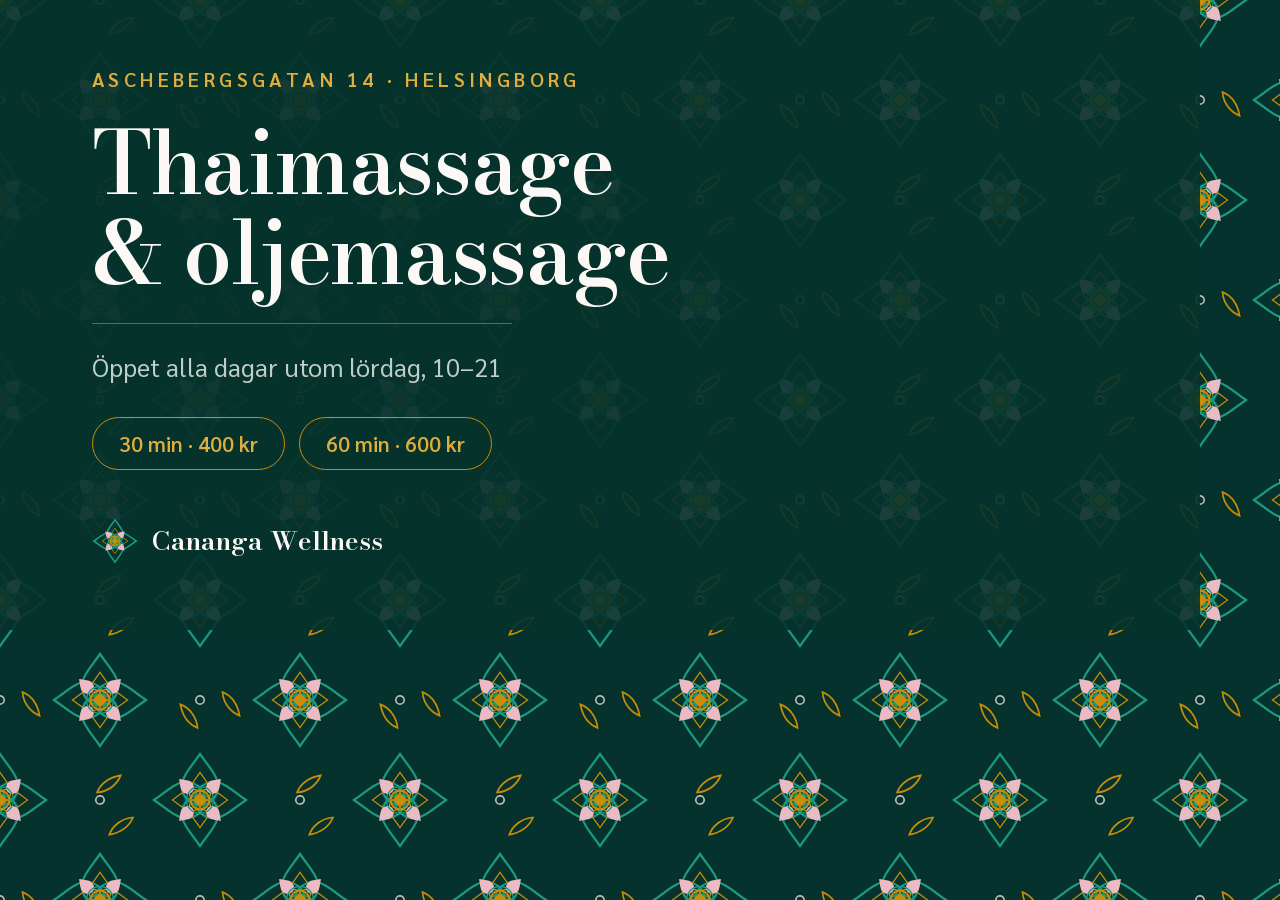
<file: img/og-image.html>
<!DOCTYPE html>
<html lang="sv">
<head>
<meta charset="utf-8">
<meta name="robots" content="noindex">
<title>Källa till delningsbilden</title>
<!--
  KÄLLAN TILL BILDEN SOM VISAS I SMS, MESSENGER OCH FACEBOOK.

  Den här filen är inte till för besökare — den finns för att bilden ska
  gå att göra om när priser, öppettider eller behandlingar ändras.

  GÖRA OM BILDEN: öppna filen i webbläsaren, sätt fönstret till exakt
  1200 x 630 pixlar och ta en skärmbild. Spara som img/og-image-v4.jpg.

  Byter du filnamn måste og:image ändras i index.html och
  integritetspolicy.html, samt "image" i den strukturerade datan.

  Ändrar du bilden men behåller filnamnet kan det ta veckor innan SMS och
  Facebook visar den nya — de cachar per adress. Byt hellre filnamn då.
-->
<style>
  :root {
    --deep:#06322D; --gold:#CB8D04; --gold-soft:#E0AE3E;
    --paper:#FBF8F5; --on-dark-2:#BFCEC7;
  }
  @font-face { font-family:'Bodoni Moda'; font-weight:600; src:url('../fonts/bodoni-moda-600-latin.woff2') format('woff2'); }
  @font-face { font-family:'Sarabun'; font-weight:400; src:url('../fonts/sarabun-400-latin.woff2') format('woff2'); }
  @font-face { font-family:'Sarabun'; font-weight:600; src:url('../fonts/sarabun-600-latin.woff2') format('woff2'); }
  * { box-sizing:border-box; margin:0; padding:0; }
  body {
    width:1200px; height:630px; position:relative; overflow:hidden;
    display:flex; align-items:center;
    font-family:'Sarabun',system-ui,sans-serif;
    background-color:var(--deep);
    background-image:url("[data-uri]");
    background-size:200px 200px;
    -webkit-font-smoothing:antialiased;
  }
  body::before { content:""; position:absolute; inset:0; background:rgba(6,50,45,.9); }
  body::after {
    content:""; position:absolute; inset:0;
    background:radial-gradient(90% 80% at 18% 45%, rgba(6,50,45,.75), rgba(6,50,45,0) 70%);
  }
  .inner { position:relative; z-index:1; padding:0 92px; }
  .eyebrow {
    font-size:20px; font-weight:600; letter-spacing:.22em; text-transform:uppercase;
    color:var(--gold-soft); margin-bottom:26px;
  }
  h1 {
    font-family:'Bodoni Moda',Didot,Georgia,serif; font-weight:600;
    font-size:86px; line-height:1.04; letter-spacing:-.015em;
    color:var(--paper); margin-bottom:26px;
  }
  .linje { width:420px; height:1px; background:var(--gold); opacity:.6; margin-bottom:26px; }
  .meta { font-size:25px; color:var(--on-dark-2); margin-bottom:34px; }
  .pills { display:flex; gap:14px; margin-bottom:48px; }
  .pill {
    font-size:21px; font-weight:600; color:var(--gold-soft);
    border:1px solid var(--gold); border-radius:999px; padding:12px 26px;
  }
  .brand {
    display:flex; align-items:center; gap:14px;
    font-family:'Bodoni Moda',Didot,Georgia,serif; font-size:26px; font-weight:600;
    color:var(--paper);
  }
</style>
</head>
<body>
  <div class="inner">
    <p class="eyebrow">Aschebergsgatan 14 &middot; Helsingborg</p>
    <h1>Thaimassage<br>&amp; oljemassage</h1>
    <div class="linje"></div>
    <p class="meta">Öppet alla dagar utom lördag, 10&ndash;21</p>
    <div class="pills">
      <span class="pill">30 min &middot; 400 kr</span>
      <span class="pill">60 min &middot; 600 kr</span>
    </div>
    <p class="brand"><svg viewBox="0 0 100 100" width="46" height="46"><g fill="none" stroke="#1B9A81" stroke-width="3.4" vector-effect="non-scaling-stroke"><path d="M50 4C41 17 32 26 32 36C32 47 40 55 50 55C60 55 68 47 68 36C68 26 59 17 50 4Z" transform="rotate(0 50 50) translate(0 0) translate(50 50) scale(1.0) translate(-50 -50)"/><path d="M50 4C41 17 32 26 32 36C32 47 40 55 50 55C60 55 68 47 68 36C68 26 59 17 50 4Z" transform="rotate(90 50 50) translate(0 0) translate(50 50) scale(1.0) translate(-50 -50)"/><path d="M50 4C41 17 32 26 32 36C32 47 40 55 50 55C60 55 68 47 68 36C68 26 59 17 50 4Z" transform="rotate(180 50 50) translate(0 0) translate(50 50) scale(1.0) translate(-50 -50)"/><path d="M50 4C41 17 32 26 32 36C32 47 40 55 50 55C60 55 68 47 68 36C68 26 59 17 50 4Z" transform="rotate(270 50 50) translate(0 0) translate(50 50) scale(1.0) translate(-50 -50)"/></g><g fill="none" stroke="#CB8D04" stroke-width="3.06" vector-effect="non-scaling-stroke"><path d="M50 4C41 17 32 26 32 36C32 47 40 55 50 55C60 55 68 47 68 36C68 26 59 17 50 4Z" transform="rotate(0 50 50) translate(0 0) translate(50 50) scale(0.6) translate(-50 -50)"/><path d="M50 4C41 17 32 26 32 36C32 47 40 55 50 55C60 55 68 47 68 36C68 26 59 17 50 4Z" transform="rotate(90 50 50) translate(0 0) translate(50 50) scale(0.6) translate(-50 -50)"/><path d="M50 4C41 17 32 26 32 36C32 47 40 55 50 55C60 55 68 47 68 36C68 26 59 17 50 4Z" transform="rotate(180 50 50) translate(0 0) translate(50 50) scale(0.6) translate(-50 -50)"/><path d="M50 4C41 17 32 26 32 36C32 47 40 55 50 55C60 55 68 47 68 36C68 26 59 17 50 4Z" transform="rotate(270 50 50) translate(0 0) translate(50 50) scale(0.6) translate(-50 -50)"/></g><g fill="#EDB9C3"><path d="M50 4C41 17 32 26 32 36C32 47 40 55 50 55C60 55 68 47 68 36C68 26 59 17 50 4Z" transform="rotate(45 50 50) translate(0 -13) translate(50 50) scale(0.36) translate(-50 -50)"/><path d="M50 4C41 17 32 26 32 36C32 47 40 55 50 55C60 55 68 47 68 36C68 26 59 17 50 4Z" transform="rotate(135 50 50) translate(0 -13) translate(50 50) scale(0.36) translate(-50 -50)"/><path d="M50 4C41 17 32 26 32 36C32 47 40 55 50 55C60 55 68 47 68 36C68 26 59 17 50 4Z" transform="rotate(225 50 50) translate(0 -13) translate(50 50) scale(0.36) translate(-50 -50)"/><path d="M50 4C41 17 32 26 32 36C32 47 40 55 50 55C60 55 68 47 68 36C68 26 59 17 50 4Z" transform="rotate(315 50 50) translate(0 -13) translate(50 50) scale(0.36) translate(-50 -50)"/></g><circle cx="50" cy="50" r="13.5" fill="none" stroke="#1B9A81" stroke-width="2.21"/><circle cx="50" cy="50" r="9.5" fill="none" stroke="#CB8D04" stroke-width="2.8899999999999997"/><circle cx="50" cy="50" r="5.4" fill="#CB8D04"/></svg> Cananga Wellness</p>
  </div>
</body>
</html>
</file>
<file: css/style.css>
/* =====================================================================
   Cananga Wellness — stilmall

   FORMSPRÅKET KOMMER FRÅN THAILÄNDSK TEMPELDEKOR: den fyrbladiga
   blomman dok prajam yam, tecknad i turkos, guld och ljusrosa mot
   djupgrönt. Färgerna är mätta ur beställarens egna referensbilder,
   inte gissade — se kontrolltabellen i :root.

   Sidan andas mellan ljusa och mörka partier. Där de möts ligger alltid
   en mjuk övertoning, aldrig en hård kant.
   ===================================================================== */

@font-face {
  font-family: 'Bodoni Moda'; font-style: normal; font-weight: 400; font-display: swap;
  src: url('../fonts/bodoni-moda-400-latin.woff2') format('woff2');
  unicode-range: U+0000-00FF,U+0131,U+0152-0153,U+02BB-02BC,U+02C6,U+02DA,U+02DC,U+0304,U+0308,U+0329,U+2000-206F,U+20AC,U+2122,U+2191,U+2193,U+2212,U+2215,U+FEFF,U+FFFD;
}
@font-face {
  font-family: 'Bodoni Moda'; font-style: normal; font-weight: 400; font-display: swap;
  src: url('../fonts/bodoni-moda-400-latin-ext.woff2') format('woff2');
  unicode-range: U+0100-02BA,U+02BD-02C5,U+02C7-02CC,U+02CE-02D7,U+02DD-02FF,U+0304,U+0308,U+0329,U+1D00-1DBF,U+1E00-1E9F,U+1EF2-1EFF,U+2020,U+20A0-20AB,U+20AD-20C0,U+2113,U+2C60-2C7F,U+A720-A7FF;
}
@font-face {
  font-family: 'Bodoni Moda'; font-style: normal; font-weight: 600; font-display: swap;
  src: url('../fonts/bodoni-moda-600-latin.woff2') format('woff2');
  unicode-range: U+0000-00FF,U+0131,U+0152-0153,U+02BB-02BC,U+02C6,U+02DA,U+02DC,U+0304,U+0308,U+0329,U+2000-206F,U+20AC,U+2122,U+2191,U+2193,U+2212,U+2215,U+FEFF,U+FFFD;
}
@font-face {
  font-family: 'Bodoni Moda'; font-style: normal; font-weight: 600; font-display: swap;
  src: url('../fonts/bodoni-moda-600-latin-ext.woff2') format('woff2');
  unicode-range: U+0100-02BA,U+02BD-02C5,U+02C7-02CC,U+02CE-02D7,U+02DD-02FF,U+0304,U+0308,U+0329,U+1D00-1DBF,U+1E00-1E9F,U+1EF2-1EFF,U+2020,U+20A0-20AB,U+20AD-20C0,U+2113,U+2C60-2C7F,U+A720-A7FF;
}
@font-face {
  font-family: 'Sarabun'; font-style: normal; font-weight: 400; font-display: swap;
  src: url('../fonts/sarabun-400-latin.woff2') format('woff2');
  unicode-range: U+0000-00FF,U+0131,U+0152-0153,U+02BB-02BC,U+02C6,U+02DA,U+02DC,U+0304,U+0308,U+0329,U+2000-206F,U+20AC,U+2122,U+2191,U+2193,U+2212,U+2215,U+FEFF,U+FFFD;
}
@font-face {
  font-family: 'Sarabun'; font-style: normal; font-weight: 400; font-display: swap;
  src: url('../fonts/sarabun-400-latin-ext.woff2') format('woff2');
  unicode-range: U+0100-02BA,U+02BD-02C5,U+02C7-02CC,U+02CE-02D7,U+02DD-02FF,U+0304,U+0308,U+0329,U+1D00-1DBF,U+1E00-1E9F,U+1EF2-1EFF,U+2020,U+20A0-20AB,U+20AD-20C0,U+2113,U+2C60-2C7F,U+A720-A7FF;
}
@font-face {
  font-family: 'Sarabun'; font-style: normal; font-weight: 600; font-display: swap;
  src: url('../fonts/sarabun-600-latin.woff2') format('woff2');
  unicode-range: U+0000-00FF,U+0131,U+0152-0153,U+02BB-02BC,U+02C6,U+02DA,U+02DC,U+0304,U+0308,U+0329,U+2000-206F,U+20AC,U+2122,U+2191,U+2193,U+2212,U+2215,U+FEFF,U+FFFD;
}
@font-face {
  font-family: 'Sarabun'; font-style: normal; font-weight: 600; font-display: swap;
  src: url('../fonts/sarabun-600-latin-ext.woff2') format('woff2');
  unicode-range: U+0100-02BA,U+02BD-02C5,U+02C7-02CC,U+02CE-02D7,U+02DD-02FF,U+0304,U+0308,U+0329,U+1D00-1DBF,U+1E00-1E9F,U+1EF2-1EFF,U+2020,U+20A0-20AB,U+20AD-20C0,U+2113,U+2C60-2C7F,U+A720-A7FF;
}

:root {

  /* --- FÄRGER, mätta ur referensbilderna ------------------------------
     Kontrollkontroll (WCAG AA: 4,5:1 brödtext, 3:1 stor text och grafik):
       --ink       på --paper ........... 13,2:1  ✓  brödtext
       --ink-soft  på --paper ............ 7,3:1  ✓  dämpad text
       --ink       på --paper-2 ......... 12,1:1  ✓
       --ink-soft  på --paper-2 .......... 6,7:1  ✓
       vit         på --deep ............ 14,0:1  ✓  knapp
       --paper     på --deep ............ 13,2:1  ✓  text på mörkt
       --paper     på --forest ........... 8,1:1  ✓
       --gold      på --deep ............. 4,9:1  ✓  text på mörkt
       --blush     på --deep ............. 8,2:1  ✓
       --blush     på --forest ........... 5,0:1  ✓
       --teal      på --deep ............. 4,0:1  ✓  ENDAST stor text

     MÄTT OCH UNDERKÄNT — aldrig som text på ljus botten:
       --gold      på --paper ............ 2,7:1  ✗
       --teal      på --paper ............ 3,3:1  ✗
       --blush     på --paper ............ 1,6:1  ✗
     Guld, turkos och rosa är alltså ornamentfärger. På ljus botten bär
     --ink och --forest all text.
     ------------------------------------------------------------------ */
  --deep:       #06322D;   /* djup teal — hero, sidfot, brödtext */
  --deep-2:     #0B3F38;   /* en aning ljusare, för kort på mörkt */
  --forest:     #335343;   /* skogsgrön — mittband, mönsterbotten */
  --forest-2:   #3D6050;
  --teal:       #1B9A81;   /* ornament: konturer i blomman */
  --gold:       #CB8D04;   /* ornament: hårlinjer, ringar, siffror */
  --gold-soft:  #E0AE3E;   /* guld på mörkt när det ska lysa */
  --blush:      #EDB9C3;   /* ornament: kronblad, små accenter */
  --paper:      #FBF8F5;   /* sidans botten */
  --paper-2:    #EAF0E8;   /* varannan sektion, svagt grönskiftande */
  --paper-3:    #FFFFFF;   /* kort */
  --ink:        #06322D;
  --ink-soft:   #42574F;
  --line:       #E4DCD4;
  --line-2:     #C9BDB2;
  --on-dark:    #FBF8F5;
  --on-dark-2:  #BFCEC7;

  /* --- TYPSNITT ------------------------------------------------------
     Bodoni Moda är en didone med höga kontraster — samma register som
     rubrikerna i referensmaterialet. Den vill ha luft och stora grader;
     använd den aldrig under 1,2rem. Sarabun bär all löpande text.
     ------------------------------------------------------------------ */
  --font-display: 'Bodoni Moda', 'Didot', 'Bodoni MT', Georgia, serif;
  --font-body:    'Sarabun', 'Segoe UI', system-ui, -apple-system, sans-serif;

  --fs--1: 0.875rem;  --fs-0: 1.0625rem;  --fs-1: 1.3rem;
  --fs-2:  1.7rem;    --fs-3: 2.25rem;    --fs-4: 3rem;    --fs-5: 4rem;
  --lh-tight: 1.08;   --lh-body: 1.7;     --measure: 66ch;

  --s-1:.25rem; --s-2:.5rem;  --s-3:.75rem; --s-4:1rem;  --s-5:1.5rem;
  --s-6:2rem;   --s-7:3rem;   --s-8:4.5rem; --s-9:7rem;

  --r-sm:4px; --r-md:10px; --r-lg:18px; --r-xl:26px; --r-full:999px;

  /* Skuggor tonade i sidans egen mörka grön i stället för svart. Svarta
     skuggor mot varm papper ser smutsiga ut. */
  --sh-1: 0 1px 2px rgba(6,50,45,.05);
  --sh-2: 0 1px 2px rgba(6,50,45,.04), 0 8px 20px rgba(6,50,45,.06);
  --sh-3: 0 2px 4px rgba(6,50,45,.04), 0 14px 32px rgba(6,50,45,.08),
          0 32px 64px rgba(6,50,45,.06);
  --sh-lyft: 0 4px 8px rgba(6,50,45,.05), 0 20px 44px rgba(6,50,45,.11),
             0 44px 88px rgba(6,50,45,.07);

  --wrap: 72rem;
  --gutter: clamp(1.25rem, 5vw, 3rem);
  --section-y: clamp(4rem, 10vw, 8rem);
  --tap: 2.75rem;
  --head-h: 4.75rem;
  --ease: cubic-bezier(.22,.61,.36,1);
  --speed: .22s;

  /* Mönsterbrickan, ritad som SVG och inbakad i stilmallen. Ingen
     bildfil, ingen extra nedladdning, skarp på alla skärmar. */
  /* SIDENVECKEN. Mjuka diagonala band av ljus och skugga som lägger sig
     över de mörka partierna och får dem att läsa som draperat tyg i
     stället för platt färg. Oregelbundna avstånd med flit — jämna
     mellanrum ser ut som ränder, inte som veck. */
  --silke:
    linear-gradient(101deg, transparent 1%,  rgba(255,255,255,.070) 8%,  transparent 16%),
    linear-gradient(101deg, transparent 17%, rgba(0,0,0,.22)        26%, transparent 35%),
    linear-gradient(101deg, transparent 37%, rgba(255,255,255,.048) 45%, transparent 53%),
    linear-gradient(101deg, transparent 55%, rgba(0,0,0,.17)        64%, transparent 74%),
    linear-gradient(101deg, transparent 76%, rgba(255,255,255,.055) 84%, transparent 92%),
    linear-gradient(101deg, transparent 93%, rgba(0,0,0,.13)        99%, transparent 100%);

  --monster: url("[data-uri]");
}

/* ---------------------------------------------------------------------
   Grund
   --------------------------------------------------------------------- */

*, *::before, *::after { box-sizing: border-box; }
[hidden] { display: none !important; }

html {
  scroll-behavior: smooth;
  scroll-padding-top: calc(var(--head-h) + 1.5rem);
  -webkit-text-size-adjust: 100%;
}

body {
  margin: 0;
  background: var(--paper);
  color: var(--ink);
  font-family: var(--font-body);
  font-size: var(--fs-0);
  line-height: var(--lh-body);
  -webkit-font-smoothing: antialiased;
  overflow-x: hidden;
}

body:not(.has-hero) main { padding-top: var(--head-h); }

h1, h2, h3 {
  font-family: var(--font-display);
  font-weight: 400;
  color: var(--ink);
  line-height: var(--lh-tight);
  margin: 0 0 var(--s-4);
  text-wrap: balance;
}
h1 { font-size: clamp(2.5rem, 6.5vw, var(--fs-5)); letter-spacing: -.015em; }
h2 { font-size: clamp(var(--fs-2), 4.5vw, var(--fs-4)); letter-spacing: -.01em; }
h3 { font-size: var(--fs-1); }
h4 { font-family: var(--font-body); font-weight: 600; font-size: var(--fs-0); margin: 0 0 var(--s-3); }

p { margin: 0 0 var(--s-4); max-width: var(--measure); }
p:last-child { margin-bottom: 0; }

a { color: var(--forest); text-underline-offset: .18em; transition: color var(--speed) var(--ease); }
a:hover { color: var(--deep); text-decoration-thickness: 2px; }

ul, ol { margin: 0; padding: 0; list-style: none; }
img, svg { max-width: 100%; height: auto; }
strong { font-weight: 600; }

code {
  font-family: ui-monospace, SFMono-Regular, Menlo, Consolas, monospace;
  font-size: .9em; background: var(--paper-2);
  padding: .1em .35em; border-radius: var(--r-sm);
}

:focus-visible {
  outline: 3px solid var(--gold); outline-offset: 3px; border-radius: var(--r-sm);
}

.visually-hidden {
  position:absolute; width:1px; height:1px; padding:0; margin:-1px;
  overflow:hidden; clip:rect(0 0 0 0); white-space:nowrap; border:0;
}

.skip {
  position:absolute; top:-100%; left:0; z-index:100;
  background: var(--deep); color: var(--on-dark);
  padding: var(--s-3) var(--s-5); font-weight:600; text-decoration:none;
}
.skip:focus { top:0; }

.wrap { width:100%; max-width: var(--wrap); margin-inline:auto; padding-inline: var(--gutter); }
.fineprint { font-size: var(--fs--1); color: var(--ink-soft); }
.lead { font-size: var(--fs-1); color: var(--ink-soft); }

/* ---------------------------------------------------------------------
   Mörka band och de mjuka övergångarna mellan sektioner

   Ett mörkt parti möter aldrig ett ljust med en hård kant. Övergången
   ligger som en pseudo-element-gradient i över- och underkant, så att
   färgen tonar ut i papperet. Det är det som gör att sidan flyter i
   stället för att staplas.
   --------------------------------------------------------------------- */

.band {
  position: relative;
  color: var(--on-dark);
  background-color: var(--deep);
  background-image: var(--monster);
  background-size: 210px 210px;
  isolation: isolate;
}
.band--forest { background-color: var(--forest); }

/* Mönstret ska anas, inte läsas. Ett halvgenomskinligt lager i bandets
   egen färg lägger sig över och dämpar det. */
.band::before {
  content: ""; position: absolute; inset: 0; z-index: -1;
  background: var(--silke), color-mix(in srgb, var(--deep) 88%, transparent);
}
.band--forest::before { background: var(--silke), color-mix(in srgb, var(--forest) 87%, transparent); }

/* Övergångarna */
/* Höjden hör hemma i modifieraren, inte här. Ett band utan uttoning —
   sidfoten — fick annars en tom absolut låda efter innehållet, utan
   top eller bottom att haka i. Den syntes inte men förlängde dokumentet
   med 64 px, vilket gav en vit remsa under sidfoten. */
.band::after {
  content: ""; position: absolute; left: 0; right: 0; z-index: -1;
  height: 0; pointer-events: none;
}
.band--tona-topp::after {
  top: 0; height: clamp(3rem, 8vw, 6rem);
  background: linear-gradient(to bottom, var(--paper), color-mix(in srgb, var(--paper) 0%, transparent));
}
.band--tona-botten::after {
  bottom: 0; height: clamp(3rem, 8vw, 6rem);
  background: linear-gradient(to top, var(--paper), color-mix(in srgb, var(--paper) 0%, transparent));
}
/* Båda kanterna samtidigt kräver ett extra lager */
.band--tona-bada::after {
  top: 0; bottom: 0; height: auto;
  background:
    linear-gradient(to bottom, var(--paper), transparent clamp(3rem,8vw,6rem)),
    linear-gradient(to top, var(--paper), transparent clamp(3rem,8vw,6rem));
}

.band h1, .band h2, .band h3 { color: var(--on-dark); }
.band p { color: var(--on-dark-2); }
.band .fineprint { color: var(--on-dark-2); }
.band a { color: var(--gold-soft); }
.band a:hover { color: var(--blush); }
.band :focus-visible { outline-color: var(--blush); }

/* Guldhårlinje — den enda linjen på sidan, används sparsamt */
.hairline {
  height: 1px; border: 0; margin: 0;
  background: linear-gradient(to right,
    color-mix(in srgb, var(--gold) 0%, transparent), var(--gold) 22%,
    var(--gold) 78%, color-mix(in srgb, var(--gold) 0%, transparent));
  opacity: .55;
}

/* ---------------------------------------------------------------------
   Knappar
   --------------------------------------------------------------------- */

.btn {
  display:inline-flex; align-items:center; justify-content:center; gap: var(--s-2);
  min-height: 3.1rem; padding: var(--s-3) var(--s-6);
  border: 1px solid transparent; border-radius: var(--r-full);
  font-family: var(--font-body); font-weight: 600; font-size: var(--fs-0);
  letter-spacing: .01em; text-decoration:none; cursor:pointer;
  transition: background-color var(--speed) var(--ease), color var(--speed) var(--ease),
              border-color var(--speed) var(--ease), box-shadow var(--speed) var(--ease),
              transform var(--speed) var(--ease);
}
.btn--primary { background: var(--deep); color:#fff; box-shadow: var(--sh-2); }
.btn--primary:hover { background: var(--forest); color:#fff; box-shadow: var(--sh-3); transform: translateY(-1px); }
.btn--primary:active { transform:none; box-shadow: var(--sh-1); }

/* På mörk botten skulle den mörkgröna knappen försvinna. Där blir den
   guld med mörk text i stället — uppmätt 4,9:1, godkänt för brödtext. */
.hero .btn--primary, .band .btn--primary {
  background: var(--gold); color: var(--deep); box-shadow: var(--sh-2);
}
.hero .btn--primary:hover, .band .btn--primary:hover {
  background: var(--gold-soft); color: var(--deep);
}

.btn--quiet { background: var(--paper-3); color: var(--forest); border-color: var(--line-2); }
.btn--quiet:hover { background: var(--paper-2); border-color: var(--forest); color: var(--deep); }

.btn--gold { background: transparent; color: var(--gold-soft); border-color: var(--gold); }
.btn--gold:hover { background: color-mix(in srgb, var(--gold) 16%, transparent); color: var(--blush); border-color: var(--blush); }

.btn--ghost {
  background: transparent; color: var(--forest); border-color: var(--line-2);
  min-height: var(--tap); padding: var(--s-2) var(--s-4); font-size: var(--fs--1);
}
.btn--ghost:hover { background: var(--paper-2); border-color: var(--forest); }

/* ---------------------------------------------------------------------
   Sidhuvud — genomskinligt över hero, papper när man rullat
   --------------------------------------------------------------------- */

.site-head {
  position: fixed; top:0; left:0; right:0; z-index:40;
  height: var(--head-h); display:flex; align-items:center;
  background: transparent; border-bottom: 1px solid transparent;
  transition: background-color .3s var(--ease), border-color .3s var(--ease),
              box-shadow .3s var(--ease);
}
.site-head.is-solid {
  background: color-mix(in srgb, var(--paper) 92%, transparent);
  backdrop-filter: blur(10px);
  border-bottom-color: var(--line);
  box-shadow: var(--sh-1);
}
.site-head__inner { display:flex; align-items:center; justify-content:space-between; gap: var(--s-4); }

.brand { display:inline-flex; align-items:center; gap: var(--s-3); min-height: var(--tap); text-decoration:none; }
.brand__mark { display:inline-flex; width:2.15rem; }
.brand__name {
  font-family: var(--font-display); font-weight:600; font-size: var(--fs-1);
  letter-spacing:.005em; color: var(--on-dark); white-space:nowrap;
}
.site-head.is-solid .brand__name { color: var(--deep); }

.nav__list { display:flex; align-items:center; gap: var(--s-3); }
.nav a {
  display:inline-flex; align-items:center; justify-content:center;
  min-height: var(--tap); min-width: var(--tap); padding-inline: var(--s-3);
  color: var(--on-dark); text-decoration:none; font-size: var(--fs--1); font-weight:600;
}
.nav a:hover { color: var(--gold-soft); }
.site-head.is-solid .nav a { color: var(--ink); }
.site-head.is-solid .nav a:hover { color: var(--forest); }
.nav__cta .btn { color: var(--gold-soft); border-color: var(--gold); }
.site-head.is-solid .nav__cta .btn { color: var(--forest); border-color: var(--line-2); }
.nav-toggle { display:none; }

/* ---------------------------------------------------------------------
   Hero
   --------------------------------------------------------------------- */

.hero {
  position: relative; overflow: hidden;
  background-color: var(--deep);
  color: var(--on-dark);
  padding-top: calc(var(--head-h) + clamp(3.5rem, 10vw, 7rem));
  /* Underkanten måste vara högre än uttoningen (13rem), annars hamnar
     sista textraden inne i övergången där bakgrunden redan är ljus. Med
     8rem mätte öppettidsraden 2,2:1 mot kravet 4,5. */
  padding-bottom: clamp(10rem, 24vw, 18rem);
}

/* Fotot tonar ut i botten i stället för att sluta med en kant. Masken
   gör bilden genomskinlig mot vänster och nedåt, så att den smälter in
   i den mörka färgen i stället för att ligga som en ruta ovanpå. */
.hero__media { position:absolute; inset:0; z-index:0; }
.hero__media img {
  width:100%; height:100%; object-fit:cover; object-position:60% 45%;
  -webkit-mask-image: linear-gradient(to left, #000 12%, transparent 78%);
          mask-image: linear-gradient(to left, #000 12%, transparent 78%);
  opacity: .5;
}
.hero__media::after {
  content:""; position:absolute; inset:0;
  background:
    radial-gradient(120% 90% at 12% 40%, rgba(6,50,45,.96) 22%, rgba(6,50,45,.62) 62%, rgba(6,50,45,.35) 100%),
    linear-gradient(to bottom, rgba(6,50,45,.55), rgba(6,50,45,.2) 40%, rgba(6,50,45,.9));
}

/* Mönstret ligger som en mycket svag väv över hela hero */
.hero__monster {
  position:absolute; inset:0; z-index:0; pointer-events:none;
  background-image: var(--monster); background-size: 240px 240px; opacity:.07;
}

/* Hero-innehållet följer sidans vänstermarginal. Utan detta centreras
   blocket i vyporten och hamnar ur linje med alla andra sektioner. */
/* Sidenvecken i hero. Ligger över fotot och mönstret men under texten. */
.hero::before {
  content:""; position:absolute; inset:0; z-index:0; pointer-events:none;
  background: var(--silke);
}

.hero__inner { position:relative; z-index:1; }
.hero__title { max-width: 16ch; }
.hero__eyebrow {
  font-family: var(--font-body); font-size: var(--fs--1); font-weight:600;
  letter-spacing:.22em; text-transform:uppercase; color: var(--gold-soft);
  margin: 0 0 var(--s-5);
}
.hero__title { color: var(--on-dark); margin-bottom: var(--s-5); }
.hero__lead { font-size: var(--fs-1); color: var(--on-dark-2); max-width: 42ch; margin-bottom: var(--s-6); }
.hero__actions { display:flex; flex-wrap:wrap; gap: var(--s-3); margin-bottom: var(--s-5); }
.hero__meta { font-size: var(--fs--1); color: var(--on-dark-2); margin:0; }
.hero .hairline { position:relative; z-index:1; max-width: 34rem; margin-bottom: var(--s-6); }

/* Guldlinjen ritar sig själv en gång vid laddning — sidans enda
   iscensatta rörelse. */
.js .hero .hairline { animation: linje 900ms var(--ease) both; }
@keyframes linje { from { clip-path: inset(0 100% 0 0); } to { clip-path: inset(0 0 0 0); } }

/* Övergången ned mot papper */
/* Herons underkant tonar ut i papperet över en lång sträcka. Kurvan är
   inte linjär — en rak gradient ger ett synligt band där den börjar. De
   tre mellanstegen gör att ögat inte kan se var övergången tar vid. */
.hero::after {
  content:""; position:absolute; left:0; right:0; bottom:0; z-index:1;
  height: clamp(7rem, 18vw, 13rem); pointer-events:none;
  background: linear-gradient(to top,
    var(--paper) 0%,
    color-mix(in srgb, var(--paper) 92%, transparent) 22%,
    color-mix(in srgb, var(--paper) 62%, transparent) 48%,
    color-mix(in srgb, var(--paper) 24%, transparent) 74%,
    transparent 100%);
}

/* ---------------------------------------------------------------------
   Sektioner
   --------------------------------------------------------------------- */

.section { padding-block: var(--section-y); position:relative; }
/* Varannan sektion tonar in och ut i papperet i stället för att byta
   färg tvärt. En rak kant mellan två ljusa toner är det som får sidan
   att se ihopklistrad ut. */
.section--alt {
  background: linear-gradient(to bottom,
    var(--paper) 0%, var(--paper-2) clamp(4rem, 9vw, 8rem),
    var(--paper-2) calc(100% - clamp(4rem, 9vw, 8rem)), var(--paper) 100%);
}
.section__title { margin-bottom: var(--s-4); }
.section__intro { color: var(--ink-soft); max-width: 44em; margin-bottom: var(--s-8); font-size: var(--fs-1); }
.band .section__intro { color: var(--on-dark-2); }

.etikett {
  font-family: var(--font-body); font-size: var(--fs--1); font-weight:600;
  letter-spacing:.22em; text-transform:uppercase; color: var(--forest);
  margin: 0 0 var(--s-3);
}
.band .etikett { color: var(--gold-soft); }

/* ---------------------------------------------------------------------
   Om Cananga
   --------------------------------------------------------------------- */

/* Herons mönsterväv fortsätter ned i avsnittet och löses upp. Det är
   det som gör att övergången känns glidande i stället för att sektionen
   börjar tvärt. */
/* overflow-x: clip krävs — skenet bakom blombilden är medvetet större än
   bilden och sticker ut åt sidorna. På smal skärm hamnar det utanför
   vyporten och ger vågrät rullning. clip i stället för hidden, eftersom
   hidden skapar en rullningskontext som kan störa position: sticky. */
.about { position: relative; isolation: isolate; overflow-x: clip; }
.about::before {
  content:""; position:absolute; left:0; right:0; top:0; z-index:-1;
  height: clamp(14rem, 30vw, 24rem); pointer-events:none;
  background-image: var(--monster); background-size: 240px 240px;
  opacity: .055;
  -webkit-mask-image: linear-gradient(to bottom, #000 8%, transparent 92%);
          mask-image: linear-gradient(to bottom, #000 8%, transparent 92%);
}

.about__grid { display:grid; gap: clamp(var(--s-7), 6vw, var(--s-9)); align-items:center; }

/* Bilden tonar ut i kanterna i stället för att sluta i en rektangel.
   Det är det som gör att den ligger PÅ sidan i stället för ovanpå den. */
.about__photo { margin:0; position:relative; }
/* Bilden har ingen kant. Masken låter den lösas upp åt alla håll, mest
   åt vänster där texten ligger, så att den ligger PÅ sidan i stället för
   ovanpå den. En border-radius här skulle motverka masken — då syns en
   hård rundad kant igen. */
.about__photo img {
  display:block; width:100%;
  /* Radierna är exakt 50% med mitten i mitten. Det är avgörande: är radien
     större än så hinner masken aldrig ner till noll innan bildkanten, och
     då syns en halvgenomskinlig men fortfarande hård kant. Hörnen offras
     — bilden blir en mjuk oval — men det är just det som gör att den
     smälter in i papperet i stället för att ligga som en ruta på det. */
  -webkit-mask-image: radial-gradient(50% 50% at 50% 50%, #000 34%,
            rgba(0,0,0,.82) 60%, rgba(0,0,0,.38) 82%, transparent 100%);
          mask-image: radial-gradient(50% 50% at 50% 50%, #000 34%,
            rgba(0,0,0,.82) 60%, rgba(0,0,0,.38) 82%, transparent 100%);
}

/* Ett varmt sken bakom bilden, så att den vilar i ljus i stället för att
   sväva mot tomt papper. */
.about__photo::after {
  content:""; position:absolute; inset:-18% -12%; z-index:-2; pointer-events:none;
  background: radial-gradient(42% 42% at 50% 46%,
    color-mix(in srgb, var(--gold) 20%, transparent), transparent 74%);
}
.about__photo figcaption {
  margin-top: var(--s-4); font-size: var(--fs--1); color: var(--ink-soft);
  max-width: 34ch;
}


.credential {
  border:1px solid var(--line); border-radius: var(--r-lg);
  padding: var(--s-5); background: var(--paper-3);
  box-shadow: var(--sh-1); margin-top: var(--s-6);
}

/* ---------------------------------------------------------------------
   Behandlingar
   --------------------------------------------------------------------- */

.treatments { display:grid; gap: clamp(var(--s-5), 3vw, var(--s-6)); }

.treatment {
  position:relative; overflow:hidden;
  background: var(--paper-3);
  border-radius: var(--r-xl);
  box-shadow: var(--sh-2);
  transition: box-shadow .3s var(--ease), transform .3s var(--ease);
}
.treatment:hover { box-shadow: var(--sh-lyft); transform: translateY(-3px); }

.treatment__panel {
  position:relative; min-height: 9.5rem;
  display:flex; align-items:flex-end; padding: var(--s-6);
  background-color: var(--deep);
  background-image: var(--monster); background-size: 165px 165px;
}
.treatment--second .treatment__panel { background-color: var(--forest); }
.treatment__panel::before {
  content:""; position:absolute; inset:0;
  background: linear-gradient(to top, rgba(6,50,45,.94), rgba(6,50,45,.62));
}
.treatment--second .treatment__panel::before {
  background: linear-gradient(to top, rgba(51,83,67,.94), rgba(51,83,67,.6));
}
.treatment__name { position:relative; color: var(--on-dark); margin:0; font-size: var(--fs-2); }

.treatment__body { padding: clamp(var(--s-5), 4vw, var(--s-7)); }
.treatment__desc { color: var(--ink-soft); margin: 0 0 var(--s-5); }

.options { display:grid; }
.option { padding: var(--s-4) 0; border-top: 1px solid var(--line); }
.option__head {
  display:flex; flex-wrap:wrap; align-items:baseline; justify-content:space-between;
  gap: var(--s-2) var(--s-4); margin: 0 0 var(--s-1); max-width:none;
}
.option__time { font-weight:600; color: var(--ink); }
.option__price {
  font-family: var(--font-display); font-weight:600; font-size: var(--fs-2);
  color: var(--forest); white-space:nowrap; line-height:1;
}
.option__desc { margin:0; max-width:none; color: var(--ink-soft); font-size: var(--fs--1); }

/* ---------------------------------------------------------------------
   Så går det till
   --------------------------------------------------------------------- */

.steps { display:grid; gap: clamp(var(--s-6), 5vw, var(--s-8)); counter-reset: steg; }
.step { position:relative; padding-left: 4.25rem; }
.step::before {
  counter-increment: steg; content: counter(steg,decimal-leading-zero);
  position:absolute; left:0; top:-.35em;
  width:3rem; height:3rem; display:grid; place-items:center;
  border:1px solid var(--gold); border-radius:50%;
  font-family: var(--font-display); font-size: var(--fs-1); color: var(--gold-soft);
}
.step h3 { color: var(--on-dark); margin-bottom: var(--s-2); }
.step p { margin:0; }

/* ---------------------------------------------------------------------
   Bokning

   OBS: .booking__mount är behållaren som Cal.com renderar sin kalender
   i. Rör den inte — den ska kunna växa fritt på höjden.
   --------------------------------------------------------------------- */

.booking { margin-bottom: 0; }

/* Bokningssektionen slutar direkt efter kalendern, så den behöver inte
   lika mycket luft nedtill som en sektion med text i underkant. */
#boka { padding-bottom: clamp(2.5rem, 6vw, 4.5rem); }
.booking__gate {
  border-radius: var(--r-xl); background: var(--paper-3);
  padding: clamp(var(--s-7), 6vw, var(--s-9)); text-align:center;
  box-shadow: var(--sh-2);
}
.booking__gate-text { color: var(--ink-soft); margin: 0 auto var(--s-6); max-width: 34em; }
.booking__choices { display:flex; flex-wrap:wrap; gap: var(--s-3); justify-content:center; }

.booking__tabs { display:flex; flex-wrap:wrap; gap: var(--s-2); margin-bottom: var(--s-5); }
.booking__tab {
  font:inherit; font-size: var(--fs--1); font-weight:600; cursor:pointer;
  padding: var(--s-2) var(--s-5); min-height: var(--tap);
  border:1px solid var(--line-2); border-radius: var(--r-full);
  background: var(--paper-3); color: var(--forest);
  transition: background-color var(--speed) var(--ease), color var(--speed) var(--ease);
}
.booking__tab[aria-pressed="true"] { background: var(--deep); color:#fff; border-color: var(--deep); }

.booking__mount { border-radius: var(--r-lg); overflow:hidden; box-shadow: var(--sh-1); }
.booking__setup, .booking__error {
  border:1px solid var(--line-2); border-radius: var(--r-md);
  background: var(--paper-2); padding: var(--s-5);
}

/* ---------------------------------------------------------------------
   Öppettider och kontakt
   --------------------------------------------------------------------- */

.hours { margin:0; }
.hours__row {
  display:flex; justify-content:space-between; gap: var(--s-5);
  padding: var(--s-3) 0; border-bottom: 1px solid var(--line);
}
.hours__row dt { font-weight:600; }
.hours__row dd { margin:0; color: var(--ink-soft); }

.contact { display:grid; gap: clamp(var(--s-6), 4vw, var(--s-8)); }

/* Tre spalter bredvid varandra: öppettider, adress och telefon. Med tre
   rubriker i rad blir h2 i full storlek för trångt, så de skalas ned
   här — men bara här, inte globalt. */
.contact__block .section__title {
  font-size: clamp(var(--fs-2), 2.4vw, var(--fs-3));
  margin-bottom: var(--s-4);
}
.contact__address { font-style:normal; margin-bottom: var(--s-5); }
/* En grad mindre än rubriken ovanför, annars konkurrerar de två stora
   graderna med varandra i stället för att läsa som rubrik plus svar. */
.contact__phone {
  font-family: var(--font-display); font-size: var(--fs-2); font-weight:600;
  margin: var(--s-2) 0 var(--s-3); line-height:1.15;
}
.contact__phone a { text-decoration:none; color: var(--deep); }

.photo { margin: var(--s-7) 0 0; }
.photo img { border-radius: var(--r-xl); width:100%; box-shadow: var(--sh-2); }
.photo figcaption { font-size: var(--fs--1); color: var(--ink-soft); margin-top: var(--s-3); }

/* ---------------------------------------------------------------------
   Sidfot
   --------------------------------------------------------------------- */

/* En rad, inte ett block. Sidfoten ska avsluta sidan, inte upprepa den. */
.site-foot { padding-block: clamp(var(--s-5), 3.5vw, var(--s-6)); }
.site-foot__inner {
  position:relative; z-index:1;
  display:flex; flex-wrap:wrap; align-items:center;
  justify-content:space-between; gap: var(--s-2) var(--s-5);
}
.site-foot__brand {
  font-family: var(--font-display); font-weight:600; font-size: var(--fs-1);
  color: var(--on-dark); margin:0;
}
.site-foot__copy { font-size: var(--fs--1); margin:0; }
.site-foot__sep { margin-inline: var(--s-2); opacity:.45; }

/* ---------------------------------------------------------------------
   Fast bokningsknapp i underkant på mobil
   --------------------------------------------------------------------- */

.mobile-cta {
  position:fixed; left:0; right:0; bottom:0; z-index:50;
  display:flex; gap: var(--s-3);
  padding: var(--s-3) var(--gutter);
  padding-bottom: calc(var(--s-3) + env(safe-area-inset-bottom, 0px));
  background: color-mix(in srgb, var(--paper) 94%, transparent);
  backdrop-filter: blur(10px);
  border-top:1px solid var(--line);
  box-shadow: 0 -6px 24px rgba(6,50,45,.07);
}
.mobile-cta .btn { flex:1; }
.mobile-cta .btn--quiet { flex:0 0 auto; }
body.has-mobile-cta { padding-bottom: 5.5rem; }

/* Intoning när en sektion rullas in — endast opacitet */
.reveal { opacity:0; transition: opacity .6s var(--ease); }
.reveal.is-visible { opacity:1; }

/* ---------------------------------------------------------------------
   Textsidor — integritetspolicyn och 404
   --------------------------------------------------------------------- */

.page { padding-block: var(--section-y); }
.prose { max-width: var(--measure); }
.prose h1 { margin-bottom: var(--s-5); }
.prose h2 {
  font-size: var(--fs-2); margin-top: var(--s-8); margin-bottom: var(--s-4);
  padding-top: var(--s-5); border-top:1px solid var(--line);
}
.prose h3 { font-size: var(--fs-1); margin-top: var(--s-6); margin-bottom: var(--s-3); }
.prose ul { margin: 0 0 var(--s-4); padding-left: var(--s-5); list-style: disc; }
.prose ul li { margin-bottom: var(--s-2); }
.prose__updated { color: var(--ink-soft); font-size: var(--fs--1); }
.prose__note {
  background:#FFF6DA; border:1px solid #8A6A15; border-left-width:5px;
  border-radius: var(--r-md); padding: var(--s-5); margin-bottom: var(--s-6); color: var(--ink);
}
.prose__note :last-child { margin-bottom:0; }

.notfound { padding-block: var(--section-y); text-align:center; }
.notfound__code {
  font-family: var(--font-display); font-weight:600;
  font-size: clamp(var(--fs-4), 14vw, 7rem); line-height:1;
  color: var(--forest); margin: 0 0 var(--s-4);
}
.notfound .lead { margin-inline:auto; }
.notfound__actions { display:flex; flex-wrap:wrap; gap: var(--s-3); justify-content:center; margin-top: var(--s-6); }

/* ---------------------------------------------------------------------
   Större skärmar
   --------------------------------------------------------------------- */

@media (min-width: 48em) {
  .treatments { grid-template-columns: 1fr 1fr; }
  .contact { grid-template-columns: 1fr 1fr; align-items:start; }
  .about__grid { grid-template-columns: minmax(0,1.05fr) minmax(0,.95fr); }
  .steps { grid-template-columns: repeat(3,1fr); }
}
@media (min-width: 64em) {
  /* Tre spalter först när det finns bredd för det. Vid 768 px står de
     två och två, vilket är läsbarare än tre trånga. */
  .contact { grid-template-columns: repeat(3, 1fr); }
}

/* ---------------------------------------------------------------------
   Mobil
   --------------------------------------------------------------------- */

@media (max-width: 47.99em) {
  .nav-toggle {
    display:inline-flex; align-items:center; gap: var(--s-2);
    min-height: var(--tap); padding: var(--s-2) var(--s-4);
    background:transparent; border:1px solid var(--gold); border-radius: var(--r-full);
    color: var(--gold-soft); font:inherit; font-size: var(--fs--1); font-weight:600; cursor:pointer;
  }
  .site-head.is-solid .nav-toggle { border-color: var(--line-2); color: var(--forest); }
  .nav-toggle__bars { display:inline-grid; gap:3px; width:1rem; }
  .nav-toggle__bars span { display:block; height:2px; background:currentColor; border-radius:2px; }

  .js .nav { display:none; }
  .js .nav[data-open="true"] {
    display:block; position:absolute; top: var(--head-h); left:0; right:0;
    background: var(--paper); border-bottom:1px solid var(--line);
    box-shadow: var(--sh-3); padding: var(--s-4) var(--gutter) var(--s-5);
  }
  .js .nav[data-open="true"] .nav__list { flex-direction:column; align-items:stretch; gap:0; }
  .js .nav[data-open="true"] a { color: var(--ink); justify-content:flex-start; padding: var(--s-3) 0; }
  .js .nav[data-open="true"] .nav__cta { margin-top: var(--s-3); }
  .js .nav[data-open="true"] .nav__cta .btn { color: var(--forest); border-color: var(--line-2); }

  .hero__media img { object-position: 66% 45%; -webkit-mask-image:none; mask-image:none; opacity:.34; }
  .about::before { height: 11rem; }
}

/* ---------------------------------------------------------------------
   Mindre rörelse
   --------------------------------------------------------------------- */

@media (prefers-reduced-motion: reduce) {
  html { scroll-behavior:auto; }
  *, *::before, *::after {
    animation-duration:.01ms !important; animation-iteration-count:1 !important;
    transition-duration:.01ms !important;
  }
  .js .hero .hairline { animation:none; }
  .reveal { opacity:1; }
  .treatment:hover { transform:none; }
}

/* ---------------------------------------------------------------------
   Utskrift
   --------------------------------------------------------------------- */

@media print {
  .site-head, .mobile-cta, .booking, .skip, .hero__monster { display:none !important; }
  body { background:#fff; color:#000; }
  .band, .site-foot, .hero { background:#fff !important; color:#000 !important; background-image:none !important; }
  .hero__media { display:none; }
  .hero__title, .band h2, .band h3, .site-foot__brand, .step h3 { color:#000 !important; }
}
</file>
